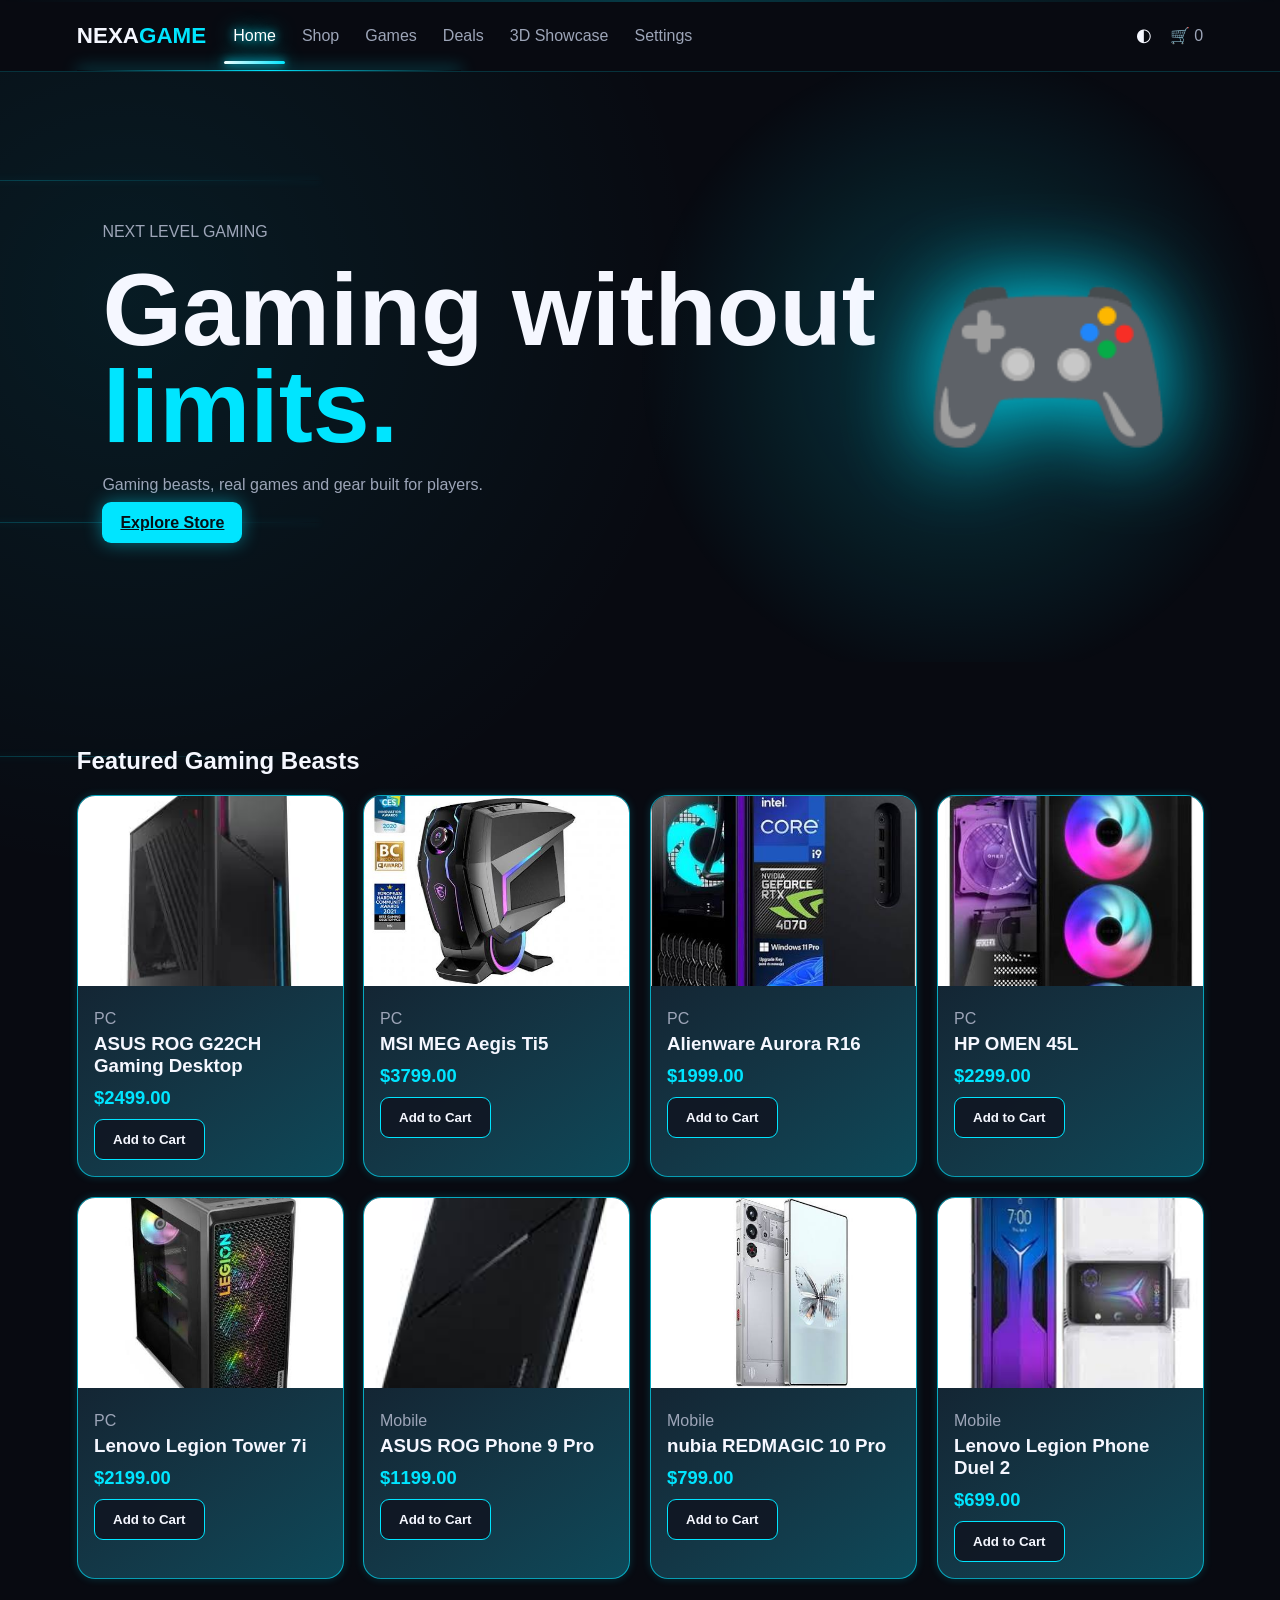
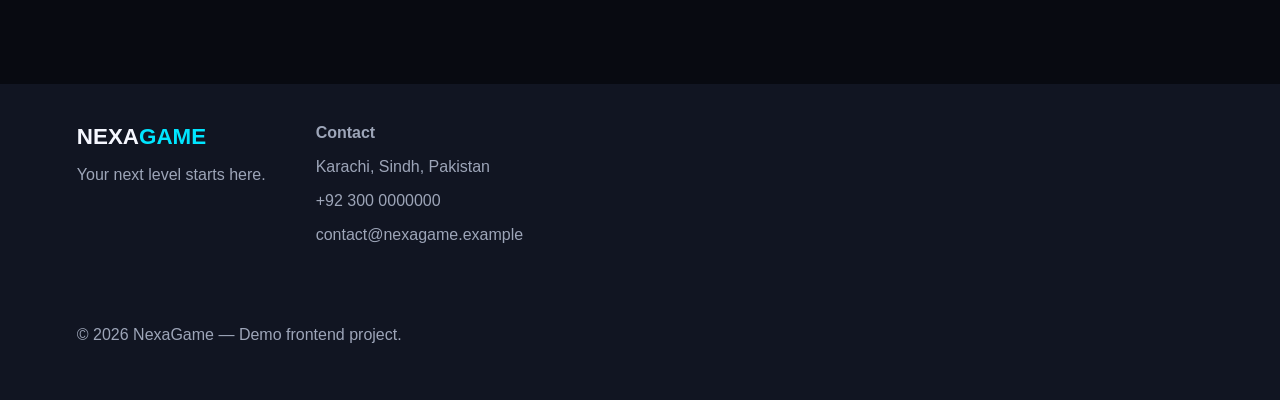
<file: index.html>
<!doctype html><html lang="en" data-theme="dark"><head><meta charset="utf-8"><meta name="viewport" content="width=device-width,initial-scale=1"><title>NexaGame</title><link rel="stylesheet" href="css/style.css"></head><body><div class="scanline"></div><div class="neon-lines"><i></i><i></i><i></i></div><header class="site-header"><a class="logo" href="index.html">NEXA<span>GAME</span></a><nav id="nav"><a href="index.html">Home</a><a href="products.html">Shop</a><a href="games.html">Games</a><a href="deals.html">Deals</a><a href="showcase.html">3D Showcase</a><a href="settings.html">Settings</a></nav><div class="actions"><button id="themeToggle">◐</button><a href="cart.html">🛒 <span id="cartCount">0</span></a><button class="hamburger" id="hamburger">☰</button></div></header><main><section class="hero"><div><p class="eyebrow">NEXT LEVEL GAMING</p><h1>Gaming without <span>limits.</span></h1><p>Gaming beasts, real games and gear built for players.</p><a class="btn" href="products.html">Explore Store</a></div><div class="hero-icon">🎮</div></section><section class="section"><h2>Featured Gaming Beasts</h2><div class="grid" id="featuredProducts"></div></section></main><footer><div><a class="logo" href="index.html">NEXA<span>GAME</span></a><p>Your next level starts here.</p></div><div><b>Contact</b><p>Karachi, Sindh, Pakistan</p><p>+92 300 0000000</p><p>contact@nexagame.example</p></div><p class="copyright">© 2026 NexaGame — Demo frontend project.</p></footer><script src="js/products.js"></script><script src="js/app.js"></script></body></html>
</file>
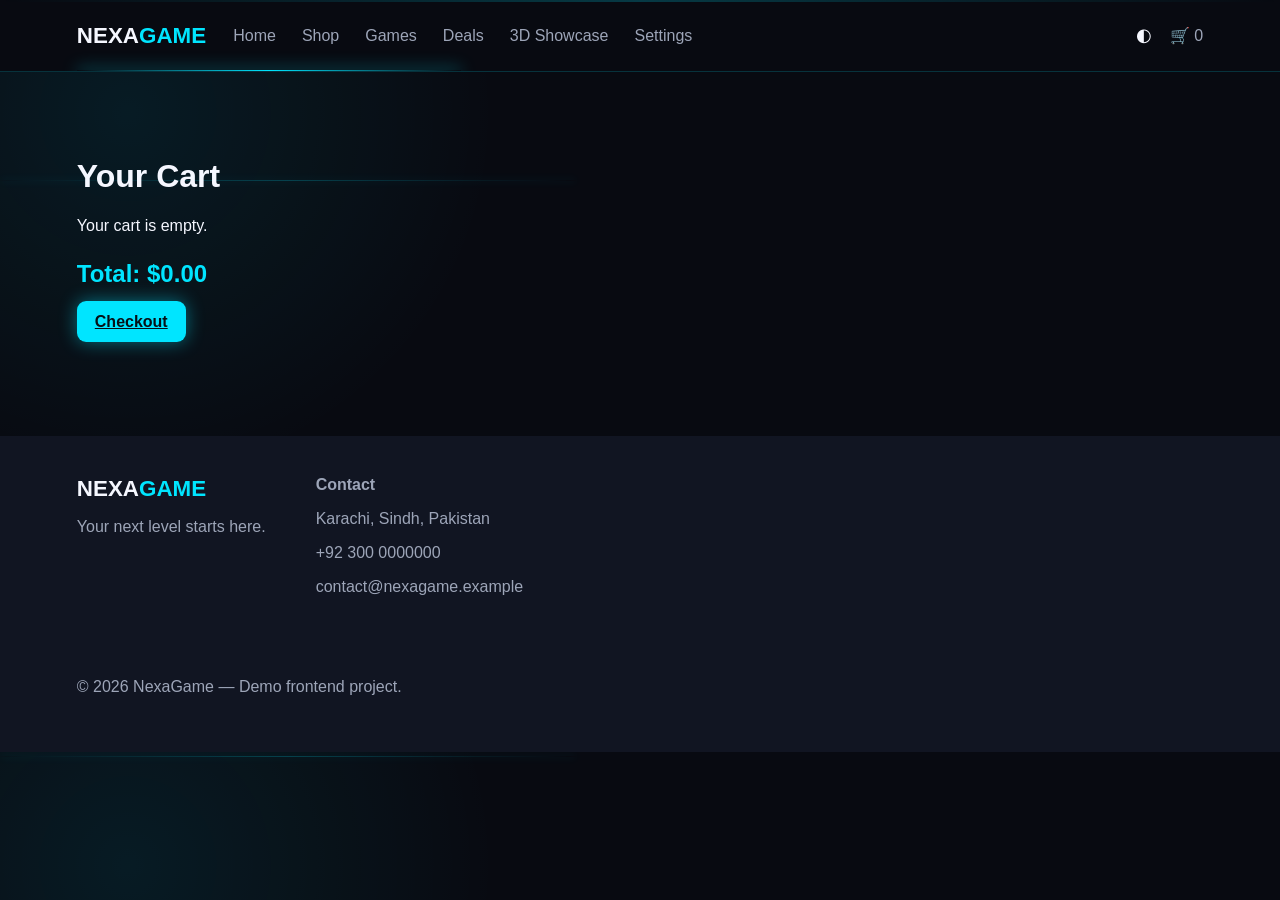
<file: cart.html>
<!doctype html><html lang="en" data-theme="dark"><head><meta charset="utf-8"><meta name="viewport" content="width=device-width,initial-scale=1"><title>Cart | NexaGame</title><link rel="stylesheet" href="css/style.css"></head><body><div class="scanline"></div><div class="neon-lines"><i></i><i></i><i></i></div><header class="site-header"><a class="logo" href="index.html">NEXA<span>GAME</span></a><nav id="nav"><a href="index.html">Home</a><a href="products.html">Shop</a><a href="games.html">Games</a><a href="deals.html">Deals</a><a href="showcase.html">3D Showcase</a><a href="settings.html">Settings</a></nav><div class="actions"><button id="themeToggle">◐</button><a href="cart.html">🛒 <span id="cartCount">0</span></a><button class="hamburger" id="hamburger">☰</button></div></header><main class="section"><h1>Your Cart</h1><div id="cartItems"></div><div class="total">Total: $<span id="cartTotal">0.00</span></div><a class="btn" href="checkout.html">Checkout</a></main><footer><div><a class="logo" href="index.html">NEXA<span>GAME</span></a><p>Your next level starts here.</p></div><div><b>Contact</b><p>Karachi, Sindh, Pakistan</p><p>+92 300 0000000</p><p>contact@nexagame.example</p></div><p class="copyright">© 2026 NexaGame — Demo frontend project.</p></footer><script src="js/products.js"></script><script src="js/app.js"></script></body></html>
</file>
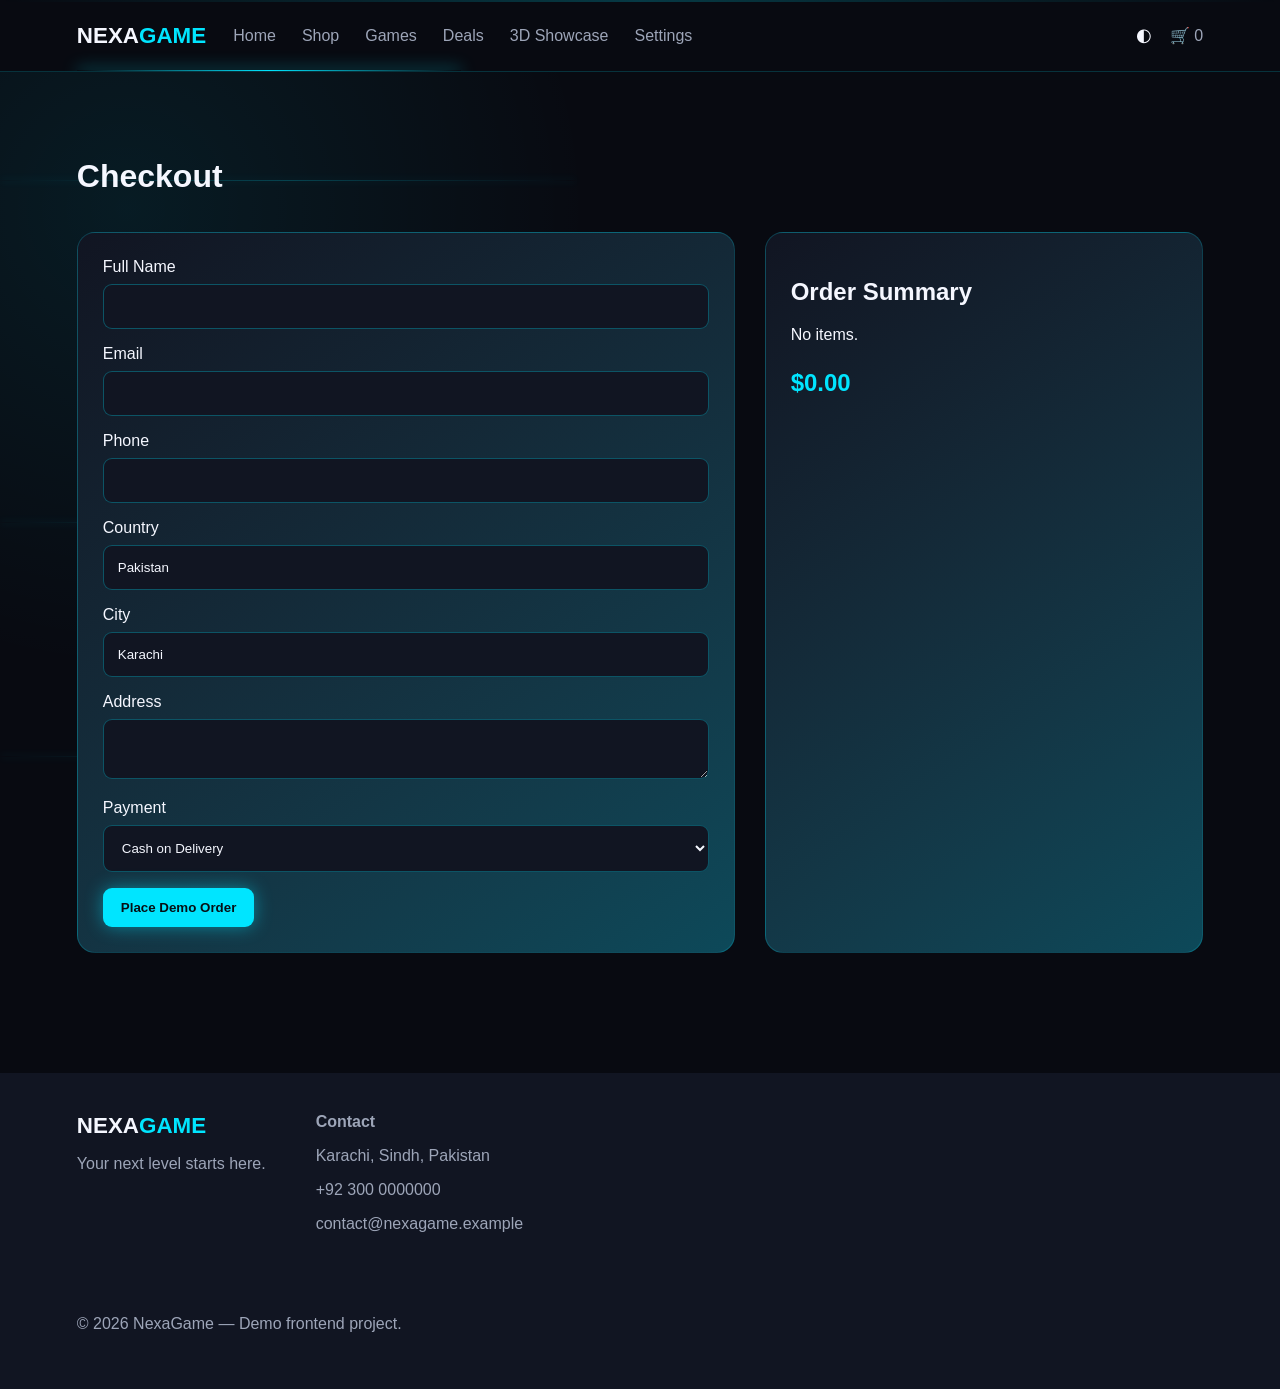
<file: checkout.html>
<!doctype html><html lang="en" data-theme="dark"><head><meta charset="utf-8"><meta name="viewport" content="width=device-width,initial-scale=1"><title>Checkout | NexaGame</title><link rel="stylesheet" href="css/style.css"></head><body><div class="scanline"></div><div class="neon-lines"><i></i><i></i><i></i></div><header class="site-header"><a class="logo" href="index.html">NEXA<span>GAME</span></a><nav id="nav"><a href="index.html">Home</a><a href="products.html">Shop</a><a href="games.html">Games</a><a href="deals.html">Deals</a><a href="showcase.html">3D Showcase</a><a href="settings.html">Settings</a></nav><div class="actions"><button id="themeToggle">◐</button><a href="cart.html">🛒 <span id="cartCount">0</span></a><button class="hamburger" id="hamburger">☰</button></div></header><main class="section checkout"><h1>Checkout</h1><div class="checkout-grid"><form id="checkoutForm" class="panel"><label>Full Name<input required></label><label>Email<input required type="email"></label><label>Phone<input required></label><label>Country<input required value="Pakistan"></label><label>City<input required value="Karachi"></label><label>Address<textarea required></textarea></label><label>Payment<select><option>Cash on Delivery</option><option>Card (Demo)</option><option>Bank Transfer (Demo)</option></select></label><button class="btn">Place Demo Order</button></form><aside class="panel"><h2>Order Summary</h2><div id="checkoutSummary"></div><div class="total">$<span id="checkoutTotal">0.00</span></div></aside></div></main><footer><div><a class="logo" href="index.html">NEXA<span>GAME</span></a><p>Your next level starts here.</p></div><div><b>Contact</b><p>Karachi, Sindh, Pakistan</p><p>+92 300 0000000</p><p>contact@nexagame.example</p></div><p class="copyright">© 2026 NexaGame — Demo frontend project.</p></footer><script src="js/products.js"></script><script src="js/app.js"></script></body></html>
</file>
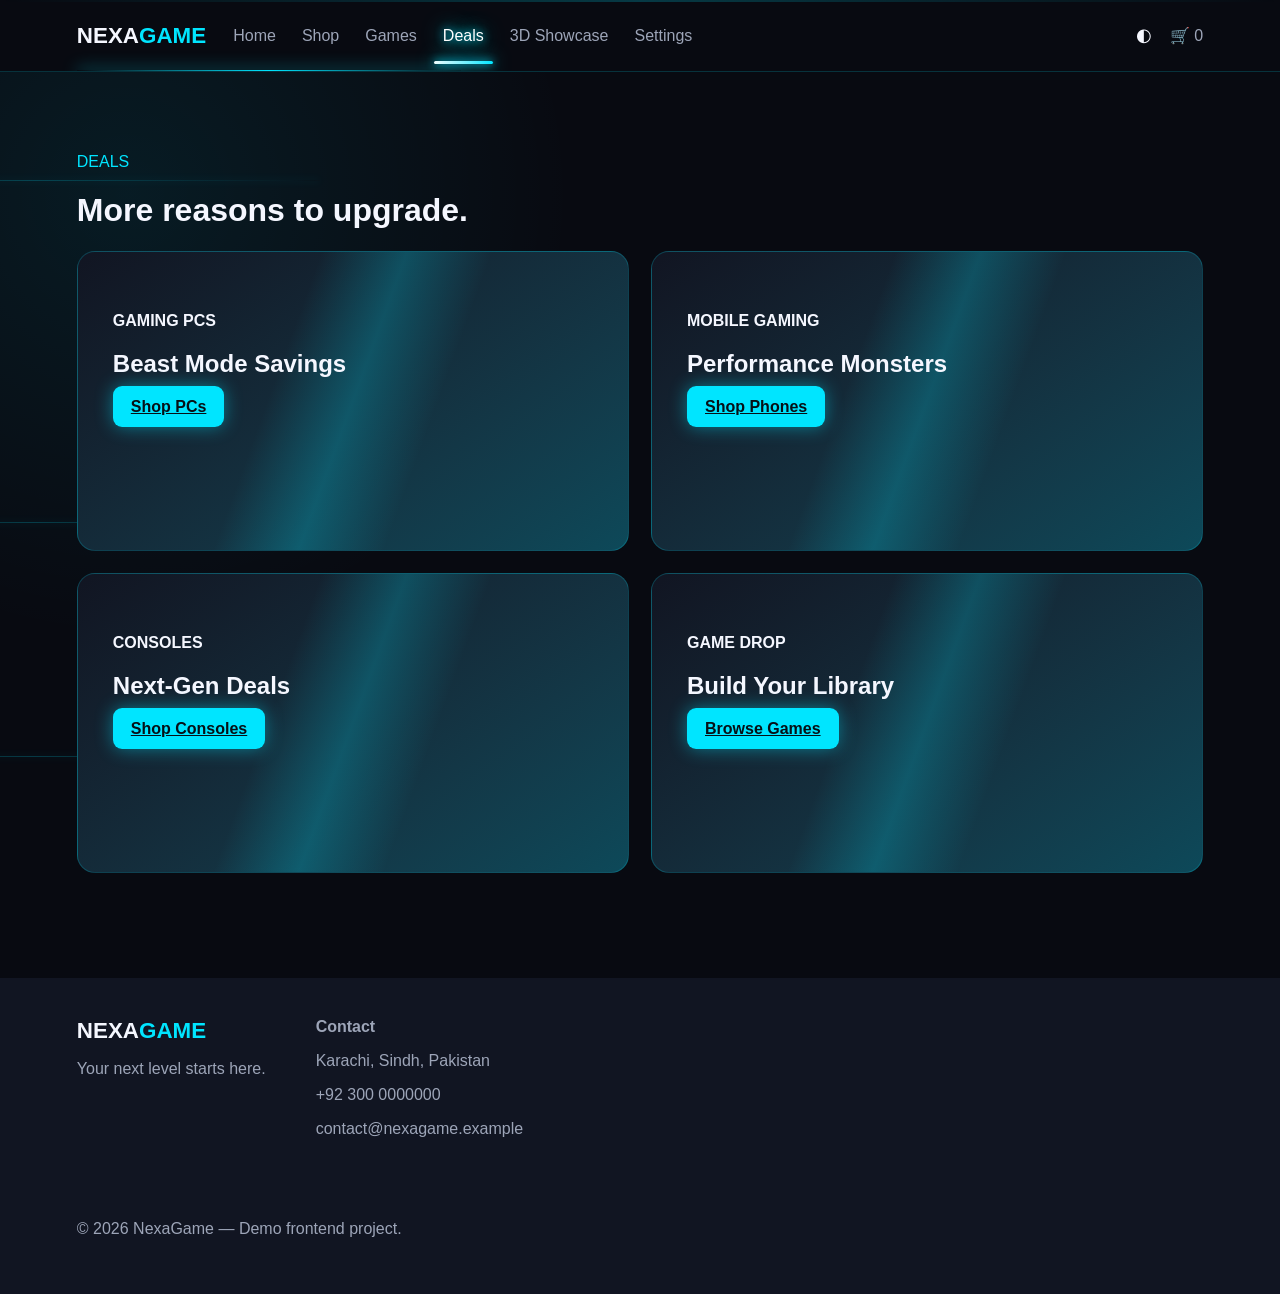
<file: deals.html>
<!doctype html><html lang="en" data-theme="dark"><head><meta charset="utf-8"><meta name="viewport" content="width=device-width,initial-scale=1"><title>Deals | NexaGame</title><link rel="stylesheet" href="css/style.css"></head><body><div class="scanline"></div><div class="neon-lines"><i></i><i></i><i></i></div><header class="site-header"><a class="logo" href="index.html">NEXA<span>GAME</span></a><nav id="nav"><a href="index.html">Home</a><a href="products.html">Shop</a><a href="games.html">Games</a><a href="deals.html">Deals</a><a href="showcase.html">3D Showcase</a><a href="settings.html">Settings</a></nav><div class="actions"><button id="themeToggle">◐</button><a href="cart.html">🛒 <span id="cartCount">0</span></a><button class="hamburger" id="hamburger">☰</button></div></header><main class="section"><p class="eyebrow">DEALS</p><h1>More reasons to upgrade.</h1><div class="deals"><article><b>GAMING PCS</b><h2>Beast Mode Savings</h2><a class="btn" href="products.html?category=PC">Shop PCs</a></article><article><b>MOBILE GAMING</b><h2>Performance Monsters</h2><a class="btn" href="products.html?category=Mobile">Shop Phones</a></article><article><b>CONSOLES</b><h2>Next-Gen Deals</h2><a class="btn" href="products.html?category=Console">Shop Consoles</a></article><article><b>GAME DROP</b><h2>Build Your Library</h2><a class="btn" href="games.html">Browse Games</a></article></div></main><footer><div><a class="logo" href="index.html">NEXA<span>GAME</span></a><p>Your next level starts here.</p></div><div><b>Contact</b><p>Karachi, Sindh, Pakistan</p><p>+92 300 0000000</p><p>contact@nexagame.example</p></div><p class="copyright">© 2026 NexaGame — Demo frontend project.</p></footer><script src="js/products.js"></script><script src="js/app.js"></script></body></html>
</file>
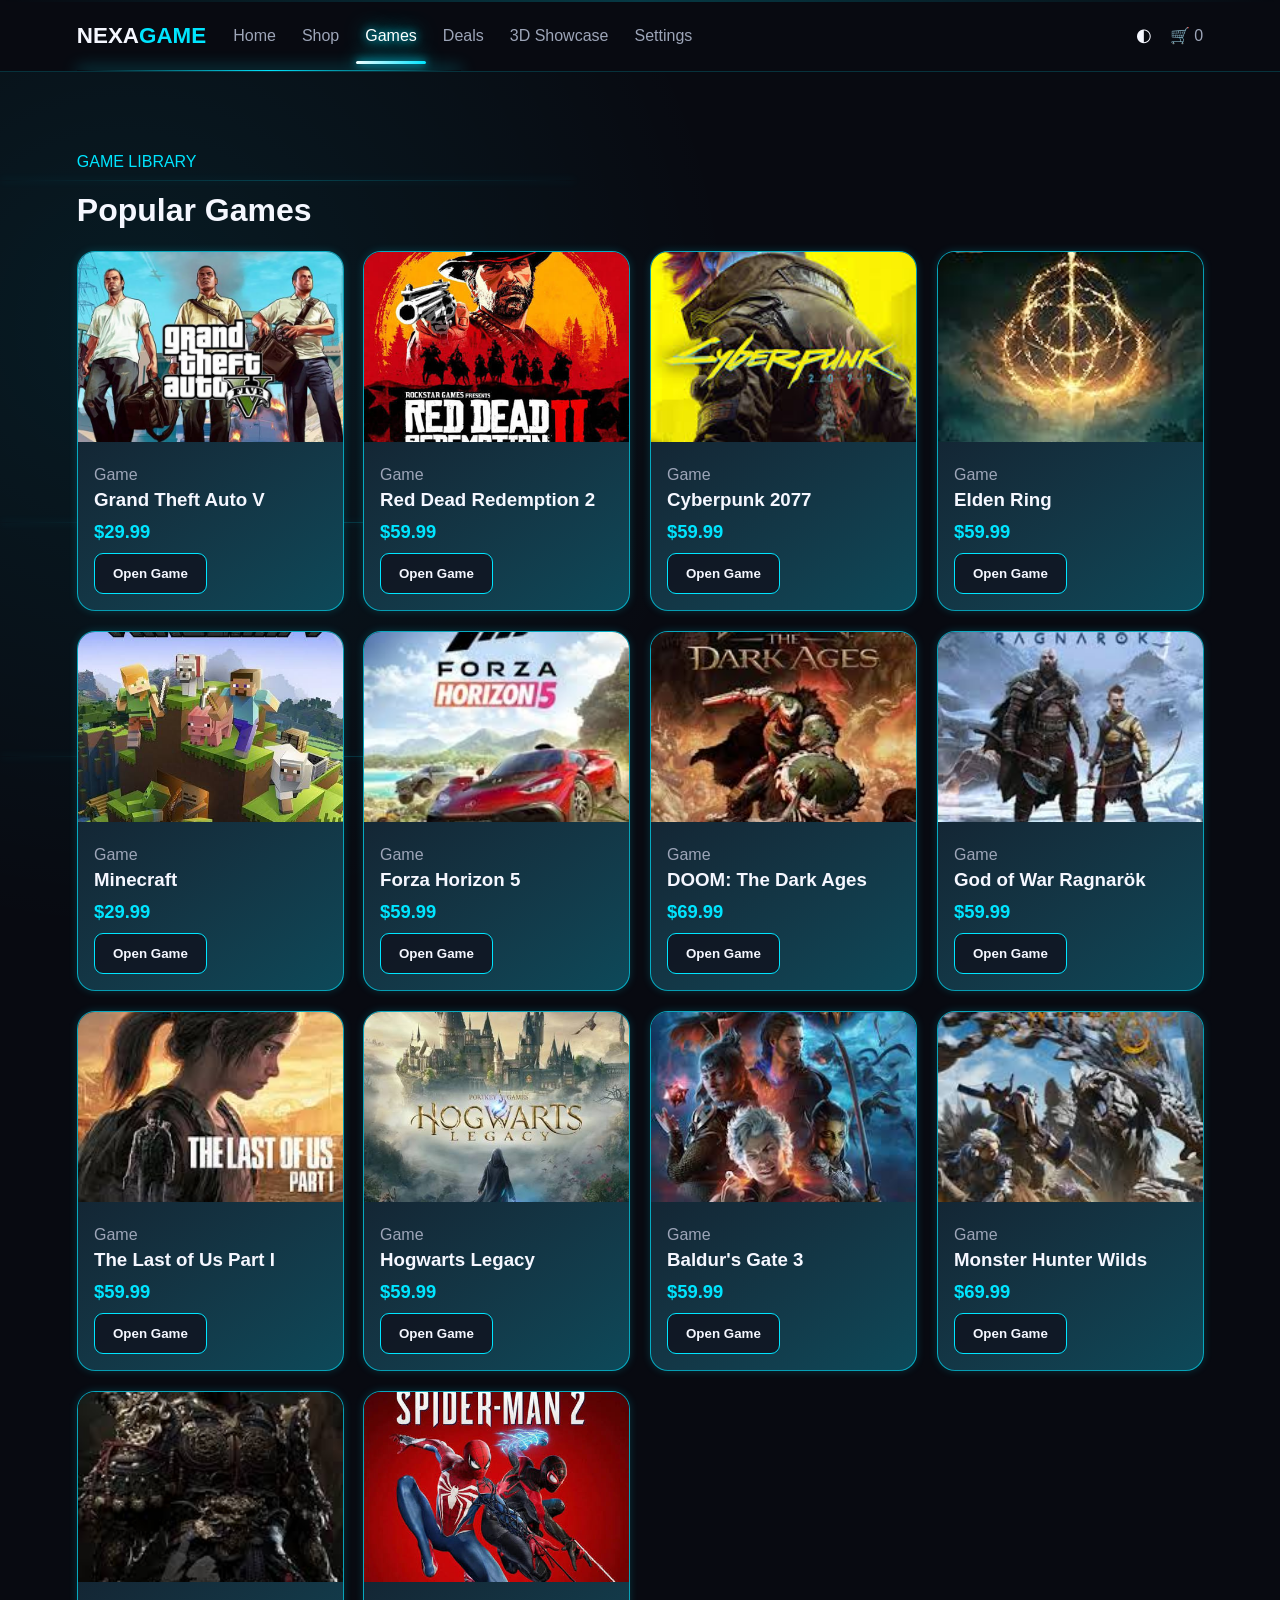
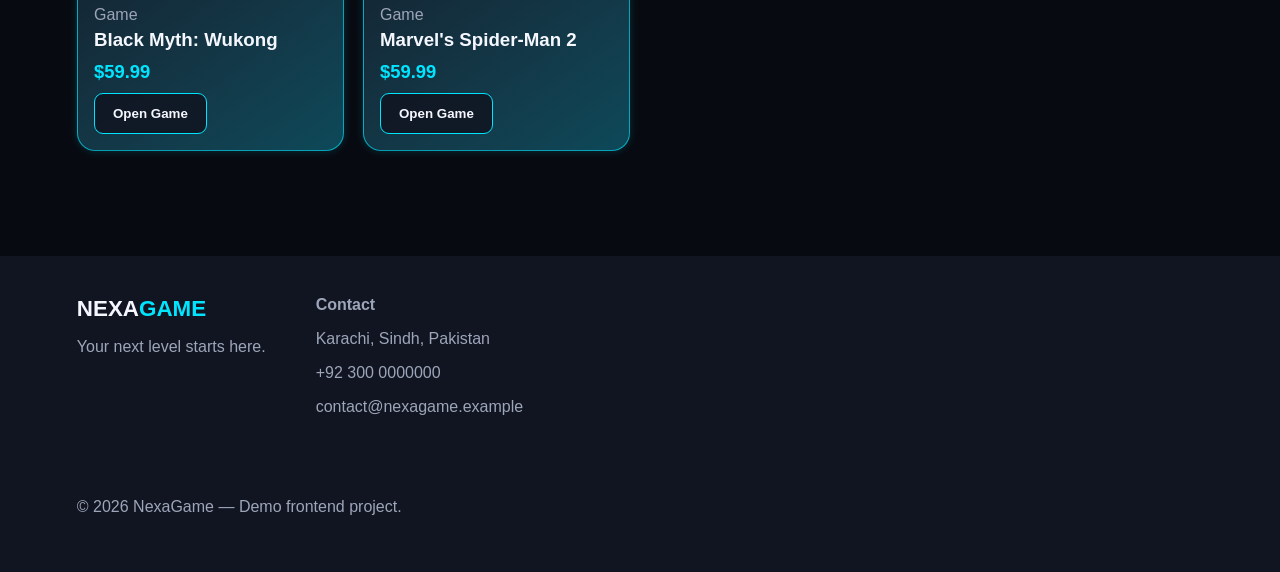
<file: games.html>
<!doctype html><html lang="en" data-theme="dark"><head><meta charset="utf-8"><meta name="viewport" content="width=device-width,initial-scale=1"><title>Games | NexaGame</title><link rel="stylesheet" href="css/style.css"></head><body><div class="scanline"></div><div class="neon-lines"><i></i><i></i><i></i></div><header class="site-header"><a class="logo" href="index.html">NEXA<span>GAME</span></a><nav id="nav"><a href="index.html">Home</a><a href="products.html">Shop</a><a href="games.html">Games</a><a href="deals.html">Deals</a><a href="showcase.html">3D Showcase</a><a href="settings.html">Settings</a></nav><div class="actions"><button id="themeToggle">◐</button><a href="cart.html">🛒 <span id="cartCount">0</span></a><button class="hamburger" id="hamburger">☰</button></div></header><main class="section"><p class="eyebrow">GAME LIBRARY</p><h1>Popular Games</h1><div class="grid" id="gameGrid"></div></main><footer><div><a class="logo" href="index.html">NEXA<span>GAME</span></a><p>Your next level starts here.</p></div><div><b>Contact</b><p>Karachi, Sindh, Pakistan</p><p>+92 300 0000000</p><p>contact@nexagame.example</p></div><p class="copyright">© 2026 NexaGame — Demo frontend project.</p></footer><script src="js/products.js"></script><script src="js/app.js"></script></body></html>
</file>
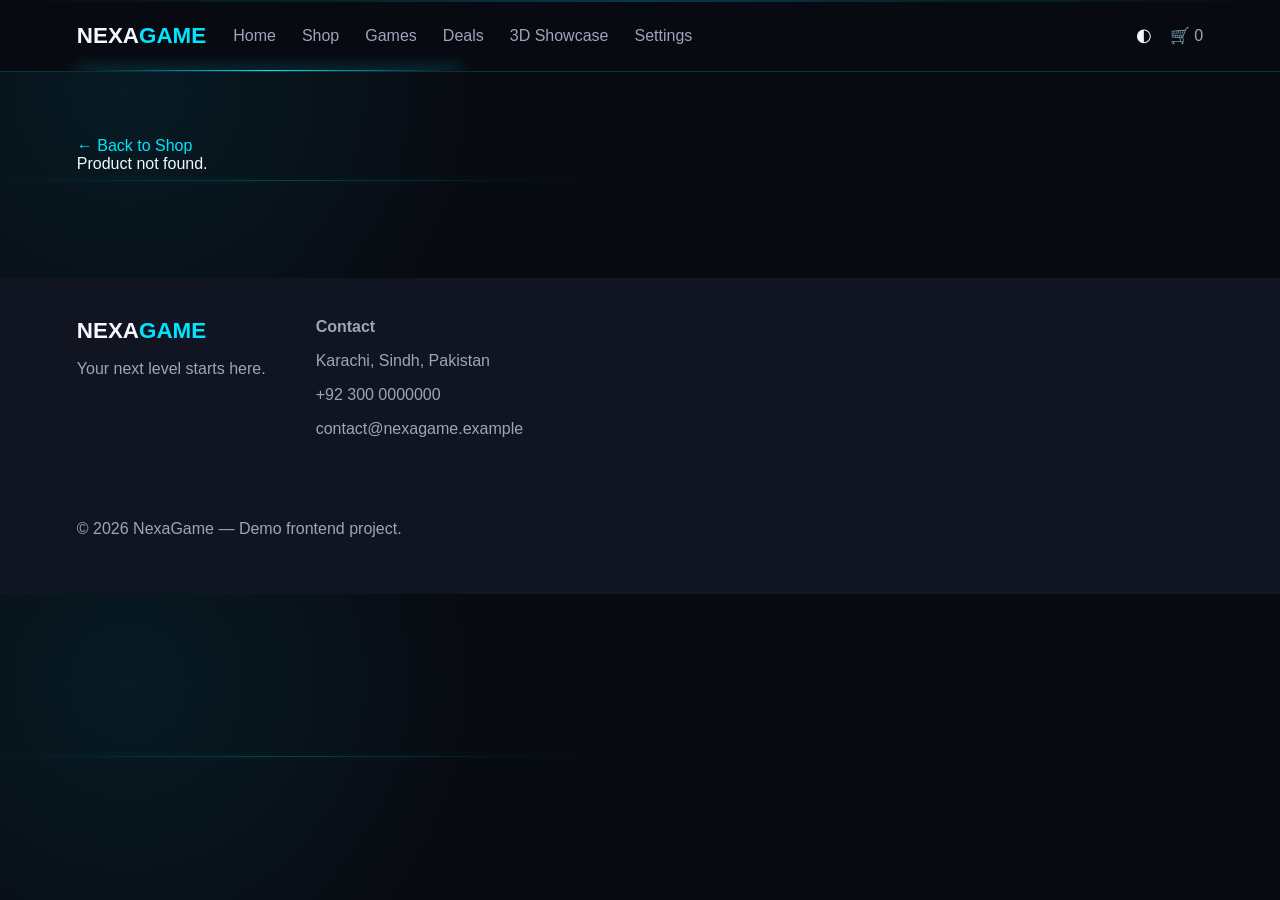
<file: product-details.html>
<!doctype html><html lang="en" data-theme="dark"><head><meta charset="utf-8"><meta name="viewport" content="width=device-width,initial-scale=1"><title>Product Details | NexaGame</title><link rel="stylesheet" href="css/style.css"></head><body><div class="scanline"></div><div class="neon-lines"><i></i><i></i><i></i></div><header class="site-header"><a class="logo" href="index.html">NEXA<span>GAME</span></a><nav id="nav"><a href="index.html">Home</a><a href="products.html">Shop</a><a href="games.html">Games</a><a href="deals.html">Deals</a><a href="showcase.html">3D Showcase</a><a href="settings.html">Settings</a></nav><div class="actions"><button id="themeToggle">◐</button><a href="cart.html">🛒 <span id="cartCount">0</span></a><button class="hamburger" id="hamburger">☰</button></div></header><main class="section"><a href="products.html" class="back">← Back to Shop</a><div id="detailView" class="detail"></div></main><footer><div><a class="logo" href="index.html">NEXA<span>GAME</span></a><p>Your next level starts here.</p></div><div><b>Contact</b><p>Karachi, Sindh, Pakistan</p><p>+92 300 0000000</p><p>contact@nexagame.example</p></div><p class="copyright">© 2026 NexaGame — Demo frontend project.</p></footer><script src="js/products.js"></script><script src="js/app.js"></script></body></html>
</file>
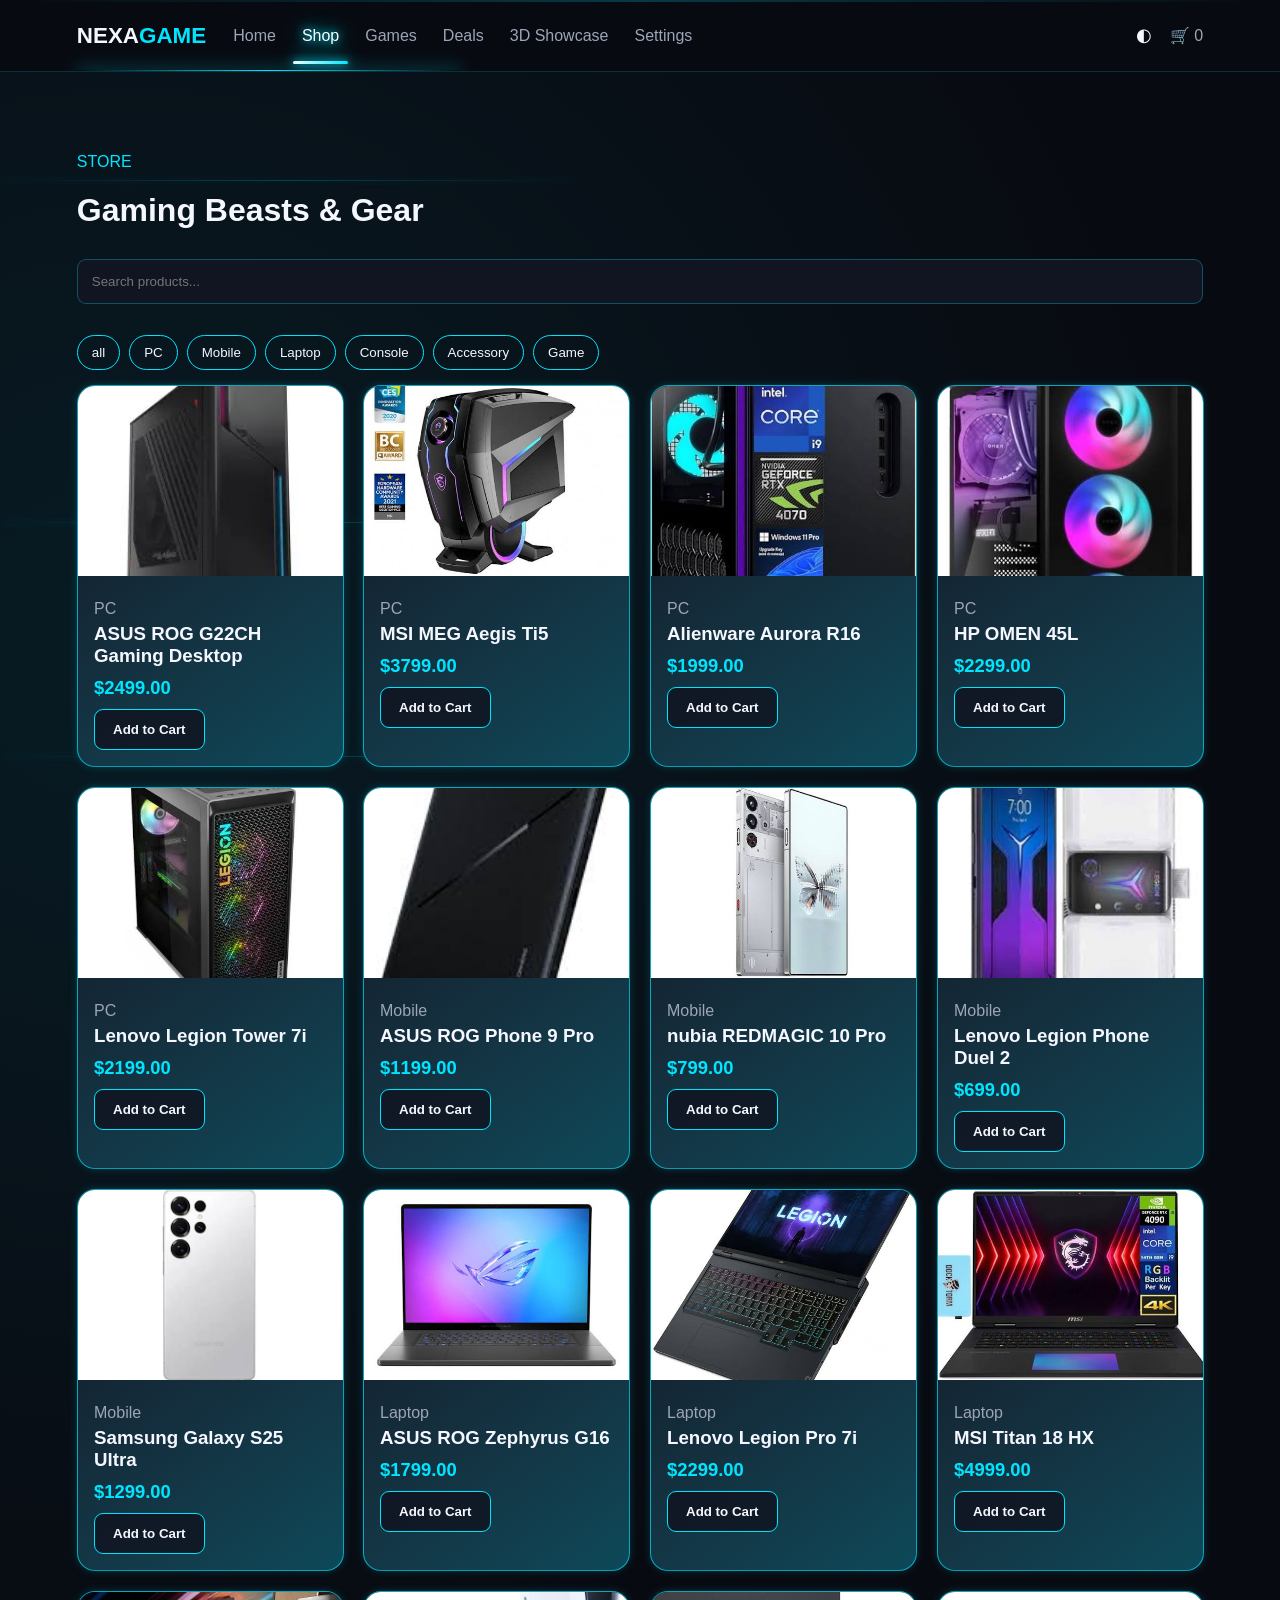
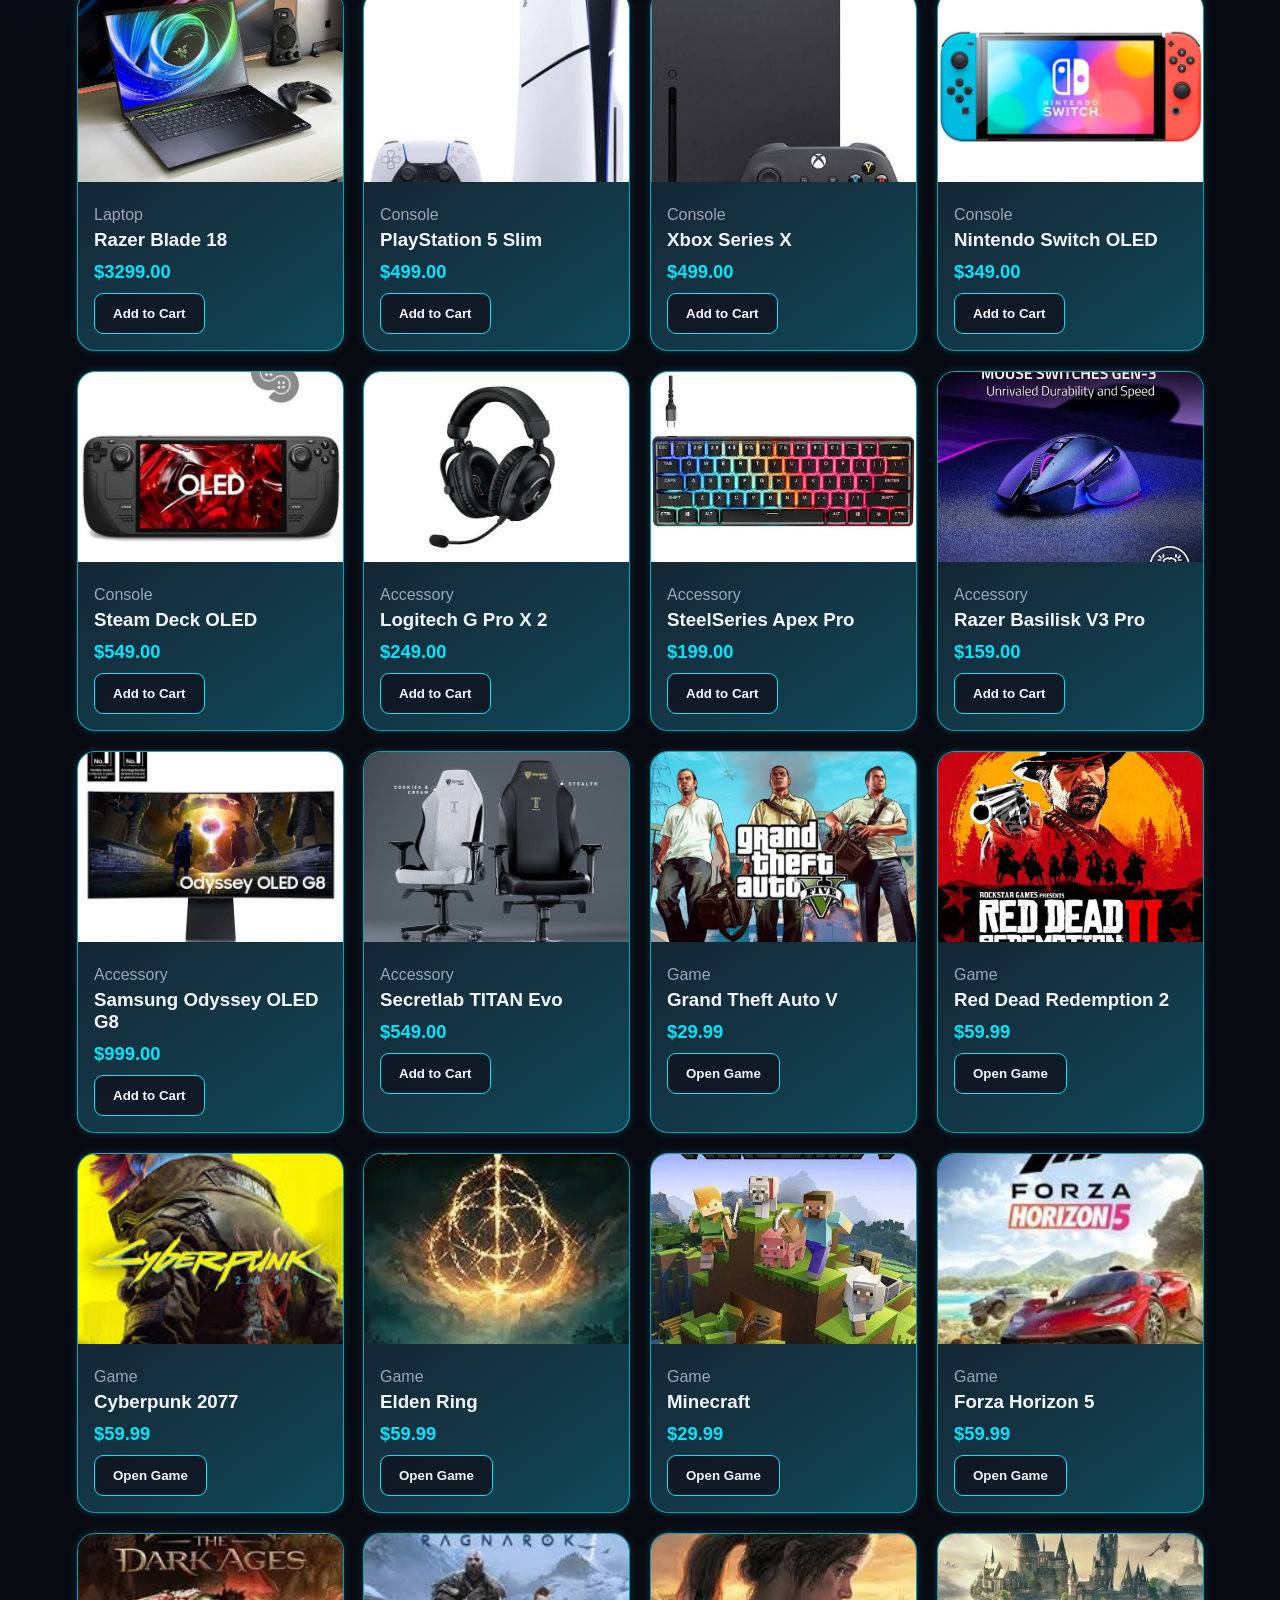
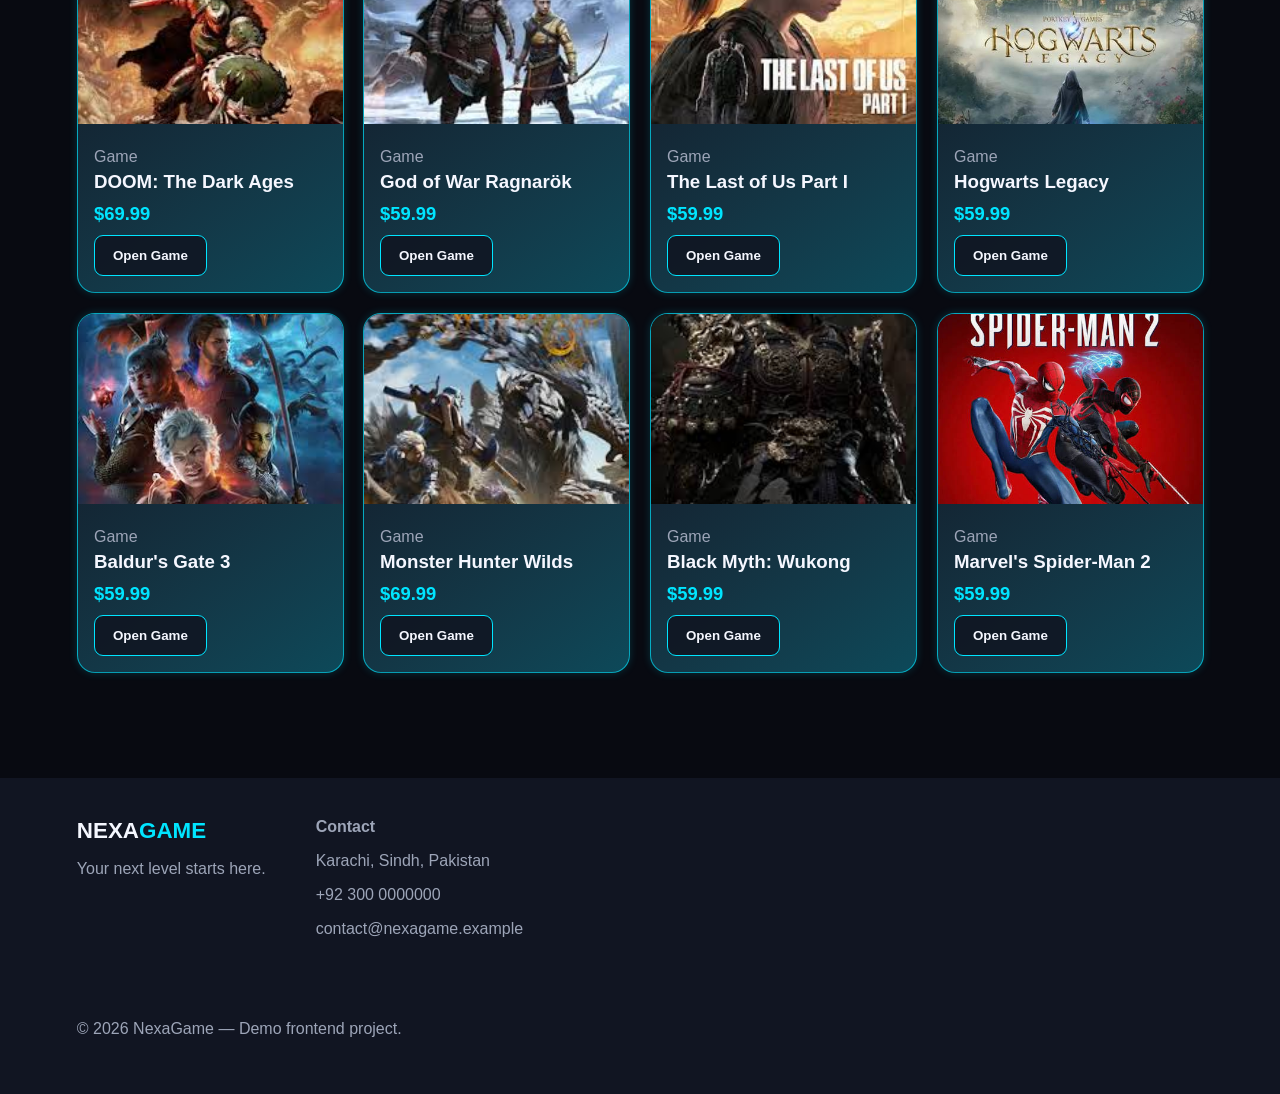
<file: products.html>
<!doctype html><html lang="en" data-theme="dark"><head><meta charset="utf-8"><meta name="viewport" content="width=device-width,initial-scale=1"><title>Shop | NexaGame</title><link rel="stylesheet" href="css/style.css"></head><body><div class="scanline"></div><div class="neon-lines"><i></i><i></i><i></i></div><header class="site-header"><a class="logo" href="index.html">NEXA<span>GAME</span></a><nav id="nav"><a href="index.html">Home</a><a href="products.html">Shop</a><a href="games.html">Games</a><a href="deals.html">Deals</a><a href="showcase.html">3D Showcase</a><a href="settings.html">Settings</a></nav><div class="actions"><button id="themeToggle">◐</button><a href="cart.html">🛒 <span id="cartCount">0</span></a><button class="hamburger" id="hamburger">☰</button></div></header><main class="section"><p class="eyebrow">STORE</p><h1>Gaming Beasts & Gear</h1><input id="search" placeholder="Search products..."><div class="filters"><button type="button" data-filter="all">all</button><button type="button" data-filter="PC">PC</button><button type="button" data-filter="Mobile">Mobile</button><button type="button" data-filter="Laptop">Laptop</button><button type="button" data-filter="Console">Console</button><button type="button" data-filter="Accessory">Accessory</button><button type="button" data-filter="Game">Game</button></div><div class="grid" id="productGrid"></div></main><footer><div><a class="logo" href="index.html">NEXA<span>GAME</span></a><p>Your next level starts here.</p></div><div><b>Contact</b><p>Karachi, Sindh, Pakistan</p><p>+92 300 0000000</p><p>contact@nexagame.example</p></div><p class="copyright">© 2026 NexaGame — Demo frontend project.</p></footer><script src="js/products.js"></script><script src="js/app.js"></script></body></html>
</file>
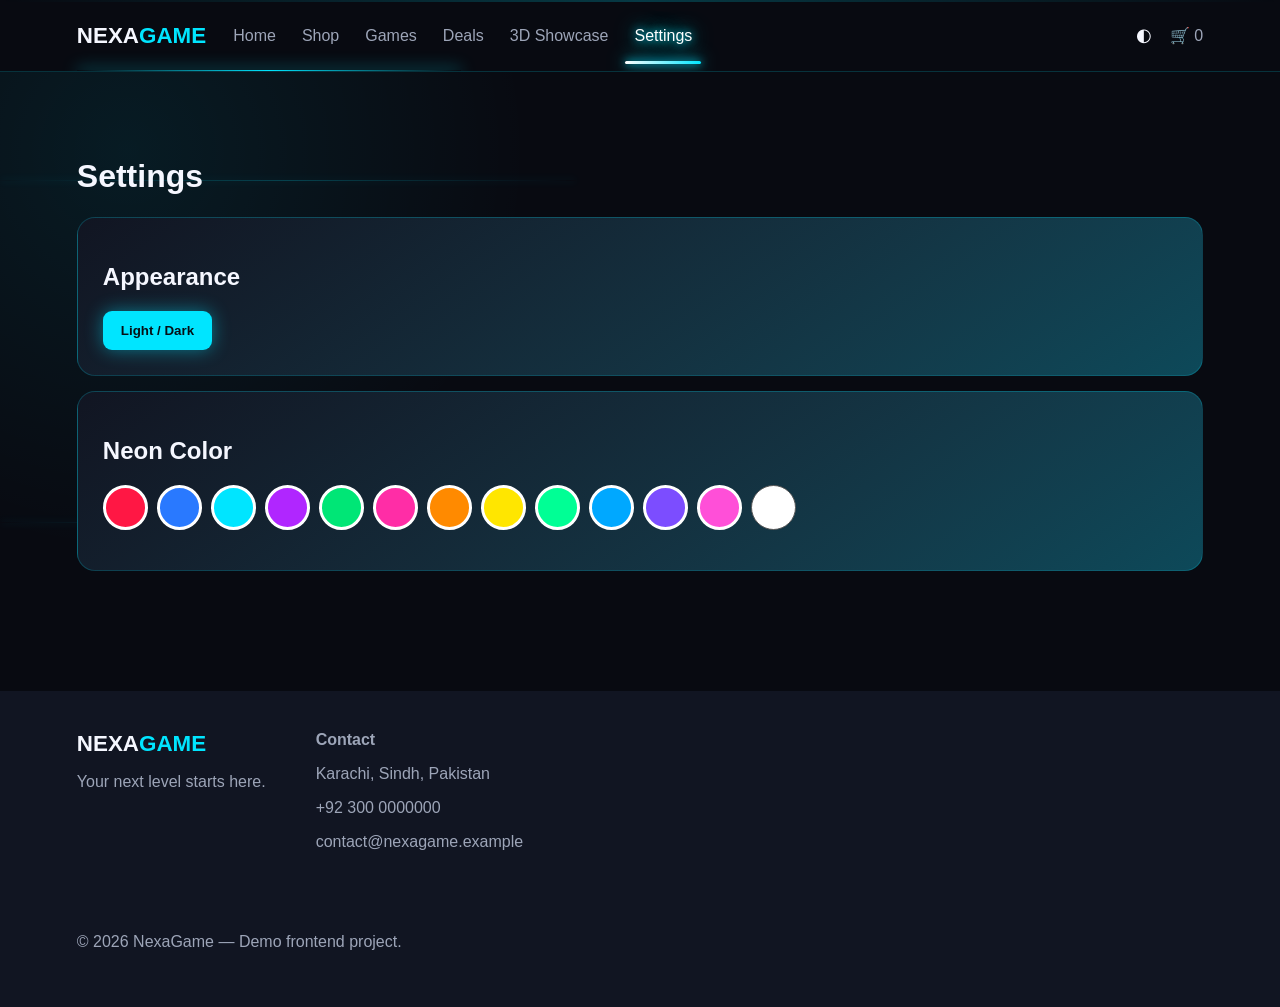
<file: settings.html>
<!doctype html><html lang="en" data-theme="dark"><head><meta charset="utf-8"><meta name="viewport" content="width=device-width,initial-scale=1"><title>Settings | NexaGame</title><link rel="stylesheet" href="css/style.css"></head><body><div class="scanline"></div><div class="neon-lines"><i></i><i></i><i></i></div><header class="site-header"><a class="logo" href="index.html">NEXA<span>GAME</span></a><nav id="nav"><a href="index.html">Home</a><a href="products.html">Shop</a><a href="games.html">Games</a><a href="deals.html">Deals</a><a href="showcase.html">3D Showcase</a><a href="settings.html">Settings</a></nav><div class="actions"><button id="themeToggle">◐</button><a href="cart.html">🛒 <span id="cartCount">0</span></a><button class="hamburger" id="hamburger">☰</button></div></header><main class="section"><h1>Settings</h1><section class="panel"><h2>Appearance</h2><button class="btn" id="themeToggle">Light / Dark</button></section><section class="panel"><h2>Neon Color</h2><div class="colors"><button class="red" data-color="#ff1744"></button><button class="blue" data-color="#2979ff"></button><button class="cyan" data-color="#00e5ff"></button><button class="purple" data-color="#b026ff"></button><button class="green" data-color="#00e676"></button><button class="pink" data-color="#ff2da6"></button><button style="background:#ff8a00" data-color="#ff8a00"></button><button style="background:#ffe600" data-color="#ffe600"></button><button style="background:#00ff95" data-color="#00ff95"></button><button style="background:#00a8ff" data-color="#00a8ff"></button><button style="background:#7c4dff" data-color="#7c4dff"></button><button style="background:#ff4fd8" data-color="#ff4fd8"></button><button style="background:#ffffff;border:1px solid #555" data-color="#ffffff"></button></div></section></main><footer><div><a class="logo" href="index.html">NEXA<span>GAME</span></a><p>Your next level starts here.</p></div><div><b>Contact</b><p>Karachi, Sindh, Pakistan</p><p>+92 300 0000000</p><p>contact@nexagame.example</p></div><p class="copyright">© 2026 NexaGame — Demo frontend project.</p></footer><script src="js/products.js"></script><script src="js/app.js"></script></body></html>
</file>
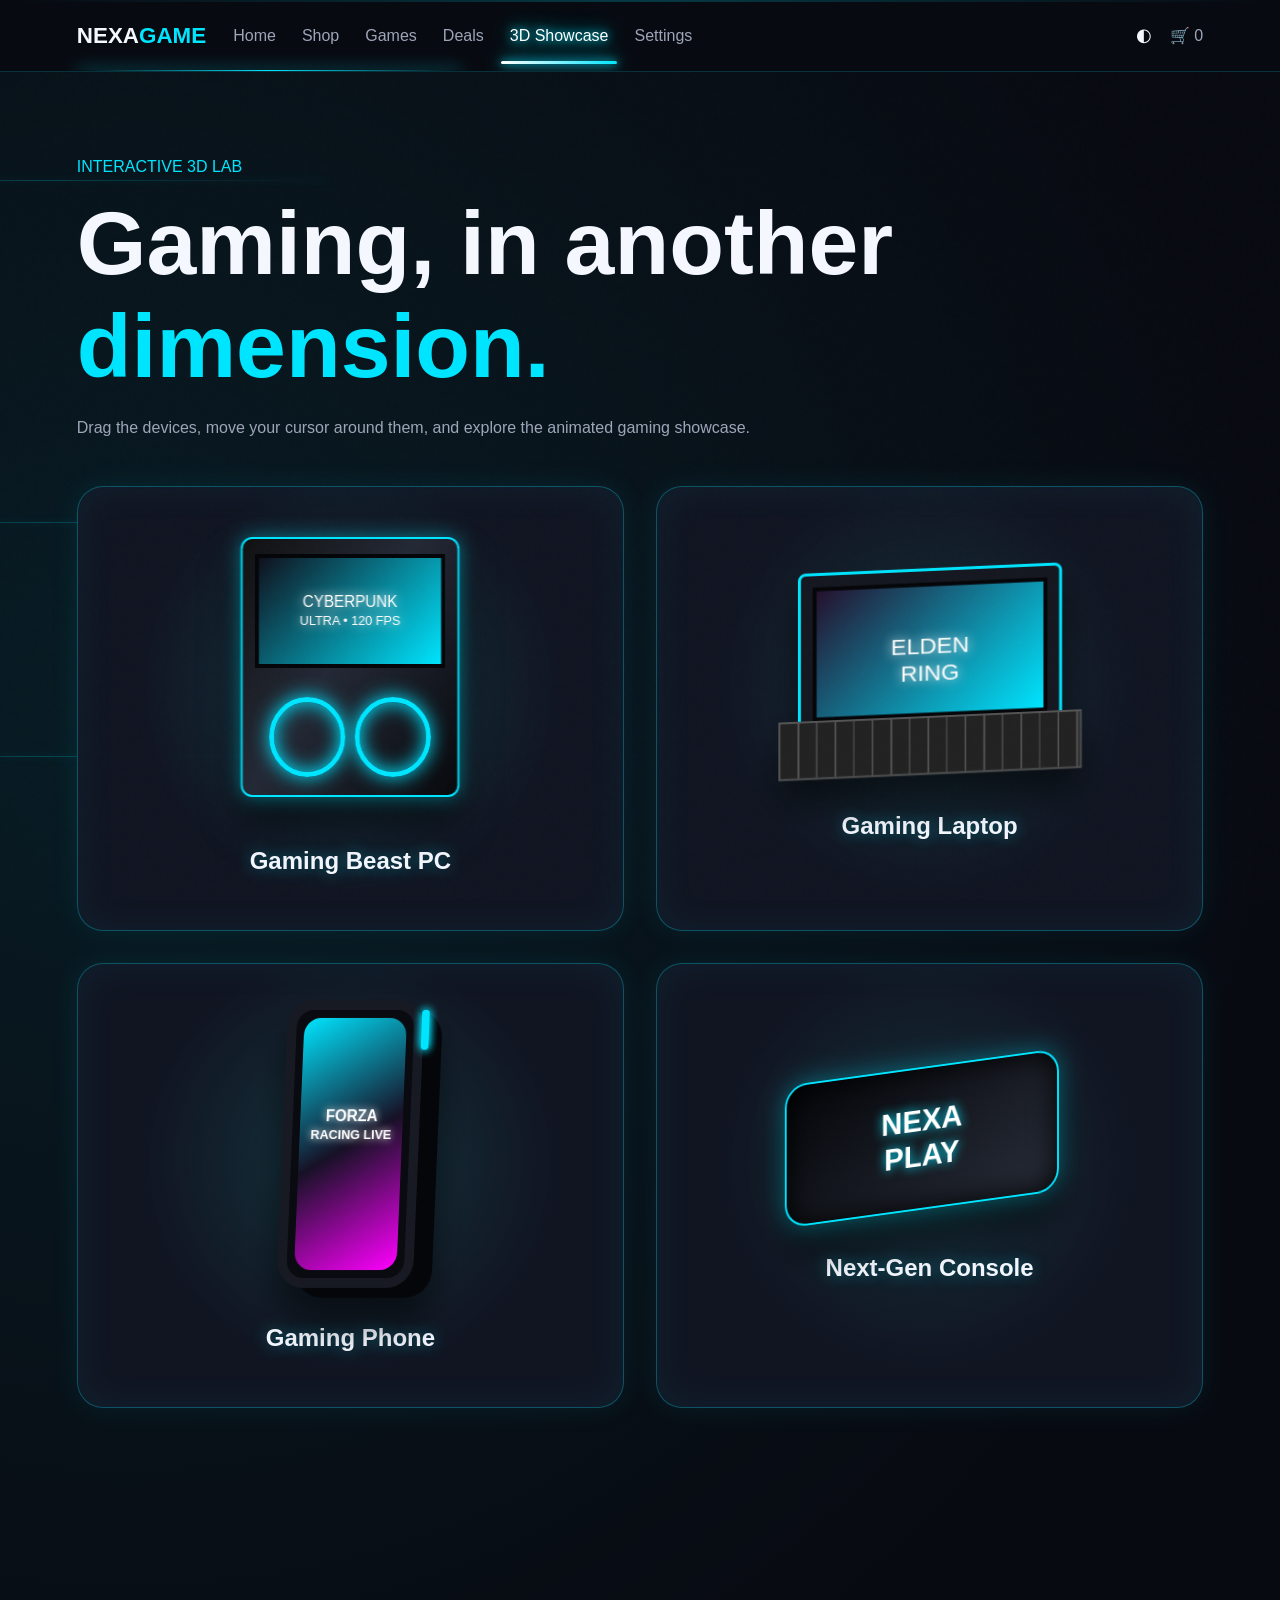
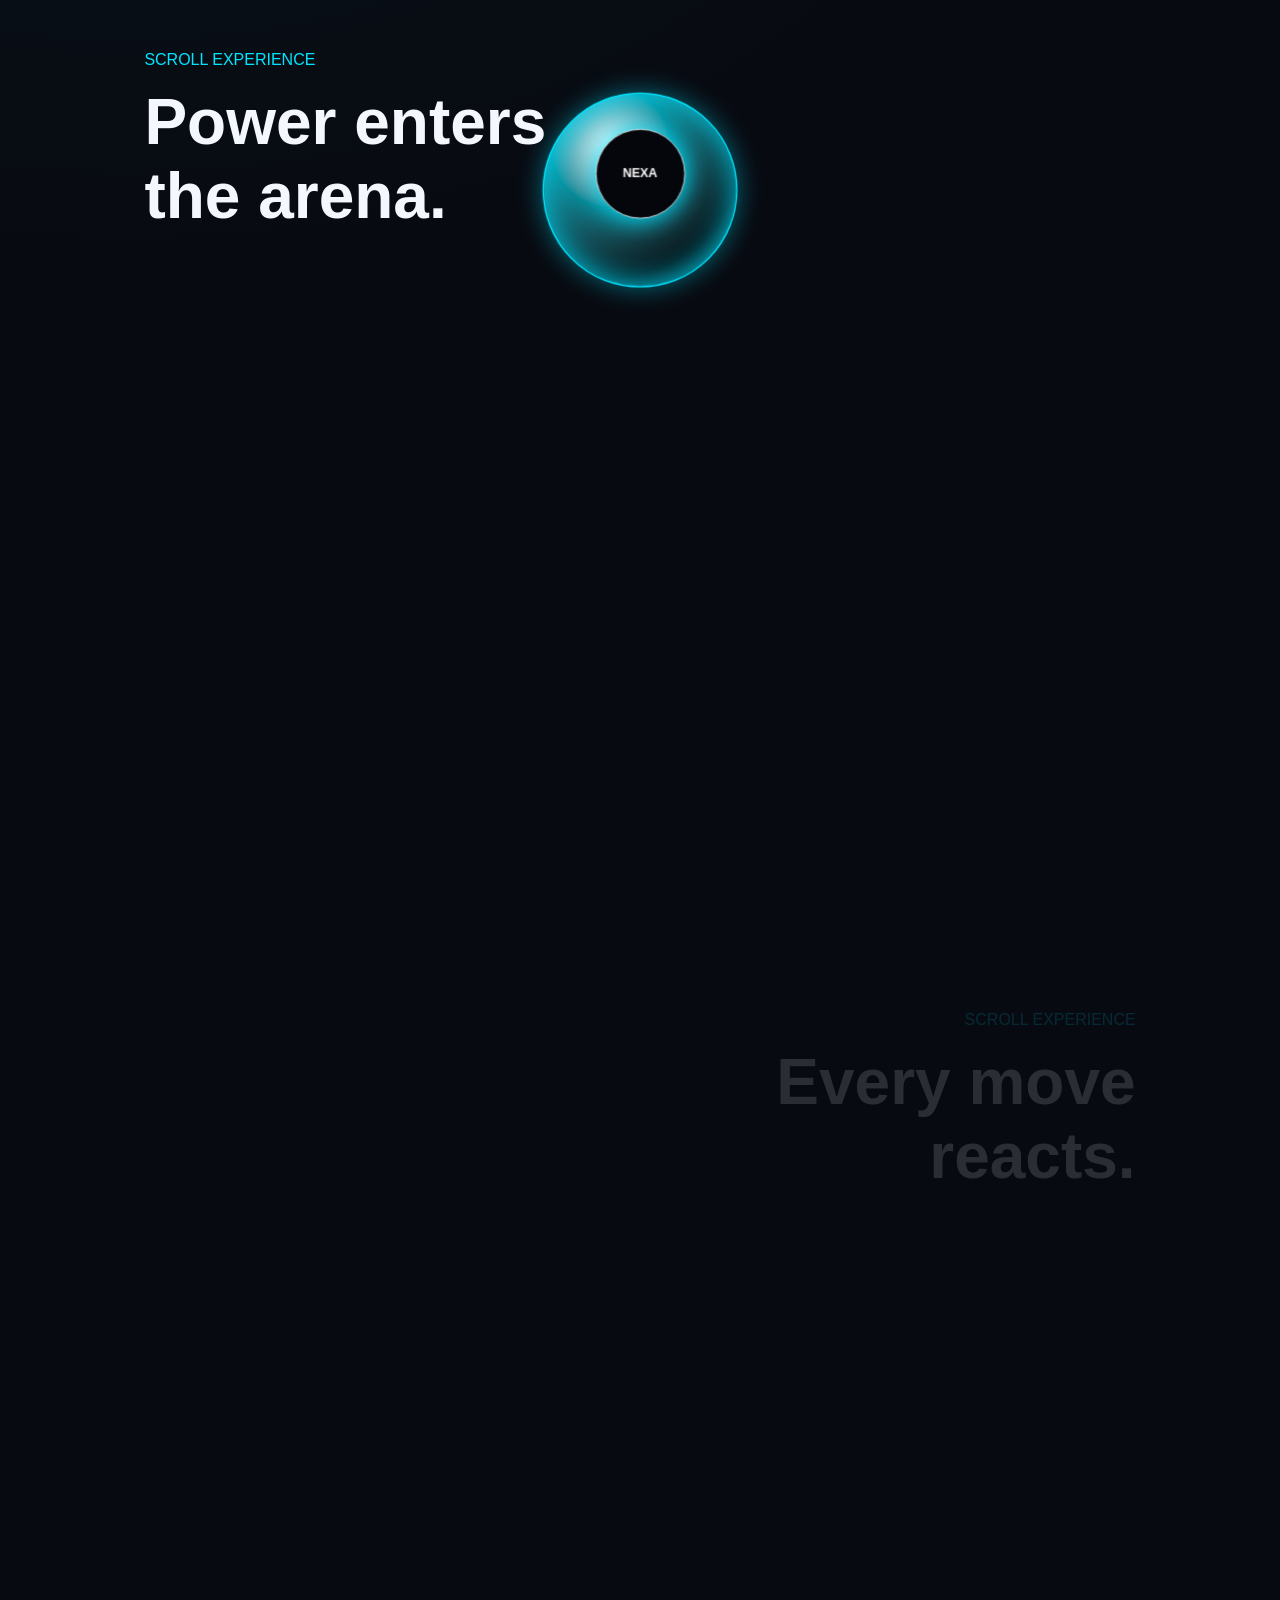
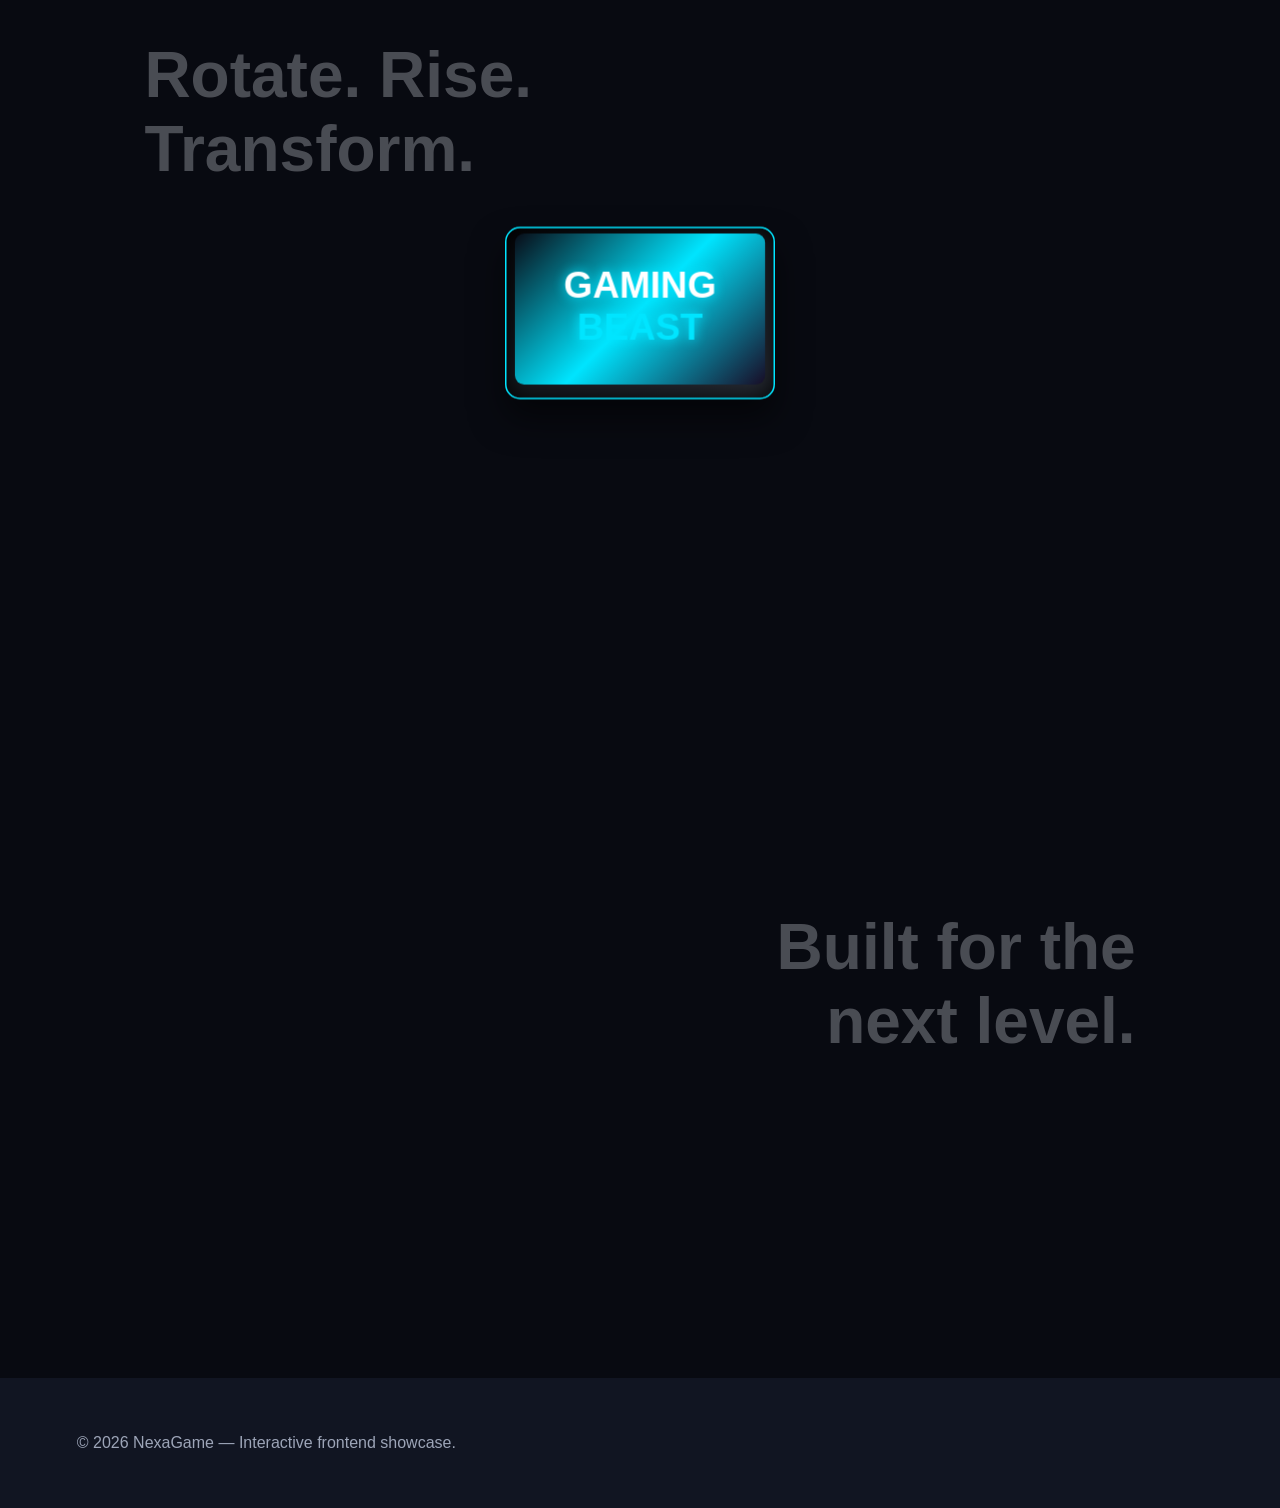
<file: showcase.html>
<!doctype html><html lang="en" data-theme="dark"><head><meta charset="utf-8"><meta name="viewport" content="width=device-width,initial-scale=1"><title>3D Showcase | NexaGame</title><link rel="stylesheet" href="css/style.css"></head><body><div class="noise"></div><div class="particle-field" id="particles"></div><div class="scanline"></div><div class="neon-lines"><i></i><i></i><i></i></div><header class="site-header"><a class="logo" href="index.html">NEXA<span>GAME</span></a><nav id="nav"><a href="index.html">Home</a><a href="products.html">Shop</a><a href="games.html">Games</a><a href="deals.html">Deals</a><a href="showcase.html">3D Showcase</a><a href="settings.html">Settings</a></nav><div class="actions"><button id="themeToggle">◐</button><a href="cart.html">🛒 <span id="cartCount">0</span></a><button class="hamburger" id="hamburger">☰</button></div></header><main class="showcase"><p class="eyebrow">INTERACTIVE 3D LAB</p><h1>Gaming, in another <span>dimension.</span></h1><p class="muted">Drag the devices, move your cursor around them, and explore the animated gaming showcase.</p><div class="showcase-grid"><article class="scene"><div class="device pc3d"><div class="screen">CYBERPUNK<br><small>ULTRA • 120 FPS</small></div><div class="rgb r1"></div><div class="rgb r2"></div><div class="tower"></div></div><h2>Gaming Beast PC</h2></article><article class="scene"><div class="device laptop3d"><div class="lid"><div class="screen">ELDEN<br>RING</div></div><div class="keyboard"></div></div><h2>Gaming Laptop</h2></article><article class="scene"><div class="device phone3d"><div class="phone-screen">FORZA<br><small>RACING LIVE</small></div><i></i><i></i></div><h2>Gaming Phone</h2></article><article class="scene"><div class="device console3d"><div class="console-mark">NEXA<br>PLAY</div></div><h2>Next-Gen Console</h2></article></div><section class="scroll-stage" id="scrollStage"><div class="scroll-copy one"><p class="eyebrow">SCROLL EXPERIENCE</p><h2>Power enters the arena.</h2></div><div class="scroll-orb" id="scrollOrb"><div class="orb-core">NEXA</div></div><div class="scroll-copy two"><p class="eyebrow">SCROLL EXPERIENCE</p><h2>Every move reacts.</h2></div></section><section class="scroll-stage second"><div class="scroll-copy one"><h2>Rotate. Rise. Transform.</h2></div><div class="scroll-device" id="scrollDevice"><div class="scroll-screen">GAMING<br><span>BEAST</span></div></div><div class="scroll-copy two"><h2>Built for the next level.</h2></div></section></main><footer><p>© 2026 NexaGame — Interactive frontend showcase.</p></footer><script src="js/products.js"></script><script src="js/app.js"></script></body></html>
</file>
<file: css/style.css>
*{box-sizing:border-box;user-select:none}html{--accent:#00e5ff;--bg:#080a11;--surface:#111522;--text:#f5f7ff;--muted:#9da5b8;scroll-behavior:smooth}html[data-theme=light]{--bg:#f4f6fb;--surface:#fff;--text:#11131a;--muted:#596174}body{margin:0;background:var(--bg);color:var(--text);font-family:Arial,sans-serif;background-image:radial-gradient(circle at 10% 15%,color-mix(in srgb,var(--accent) 8%,transparent),transparent 28%)}img{-webkit-user-drag:none;pointer-events:none}input,textarea,select{user-select:text}.site-header{height:72px;padding:0 6%;display:flex;align-items:center;gap:25px;position:sticky;top:0;z-index:99;background:color-mix(in srgb,var(--bg) 90%,transparent);backdrop-filter:blur(18px);border-bottom:1px solid color-mix(in srgb,var(--accent) 18%,transparent)}.site-header:after{content:"";position:absolute;bottom:-1px;height:2px;width:30%;background:linear-gradient(90deg,transparent,var(--accent),transparent);box-shadow:0 0 16px var(--accent);animation:move 4s linear infinite}.logo{color:var(--text);text-decoration:none;font-size:1.4rem;font-weight:900}.logo span,h1 span,.eyebrow,.price{color:var(--accent)}nav{display:flex;gap:22px;flex:1}nav a,.actions a{color:var(--muted);text-decoration:none}nav a.active,nav a:hover{color:var(--accent);text-shadow:0 0 14px var(--accent)}.actions{display:flex;gap:12px;align-items:center}.actions button,.hamburger{border:0;background:none;color:var(--text);font-size:1.1rem}.hamburger{display:none}.hero{min-height:590px;padding:8%;display:flex;justify-content:space-around;align-items:center;background:radial-gradient(circle at 75% 50%,color-mix(in srgb,var(--accent) 20%,transparent),transparent 32%)}.hero h1{font-size:clamp(3.5rem,8vw,7rem);line-height:.95;margin:10px 0}.hero p,.muted{color:var(--muted);line-height:1.7}.hero-icon{font-size:13rem;filter:drop-shadow(0 0 45px var(--accent));animation:float 4s ease-in-out infinite}.section{max-width:1300px;margin:auto;padding:65px 6%}.grid{display:grid;grid-template-columns:repeat(4,1fr);gap:20px}.product-card,.panel,.deals article{background:linear-gradient(145deg,var(--surface),color-mix(in srgb,var(--surface) 75%,var(--accent)));border:1px solid color-mix(in srgb,var(--accent) 20%,transparent);border-radius:18px;overflow:hidden}.product-card{cursor:pointer;transition:transform .65s ease,border-color .65s,box-shadow .65s}.product-card:hover{transform:scale(1.045) translateY(-5px);border-color:var(--accent);box-shadow:0 0 15px color-mix(in srgb,var(--accent) 65%,transparent),0 20px 40px #0004}.product-card img{width:100%;height:190px;object-fit:cover;transition:transform .65s ease}.product-card:hover img{transform:scale(1.06)}.info{padding:16px}.info h3{margin:5px 0}.info p{color:var(--muted);margin:4px 0}.price{font-size:1.15rem;font-weight:bold;margin:10px 0}.btn,.product-card button{border:0;border-radius:9px;padding:12px 18px;background:var(--accent);color:#061016;font-weight:bold;cursor:pointer;box-shadow:0 0 18px color-mix(in srgb,var(--accent) 45%,transparent);transition:.3s}.btn:hover,.product-card button:hover{transform:translateY(-3px);box-shadow:0 0 30px var(--accent)}input,textarea,select{width:100%;padding:14px;margin:8px 0 16px;background:var(--surface);color:var(--text);border:1px solid color-mix(in srgb,var(--accent) 30%,transparent);border-radius:9px}.filters,.colors{display:flex;gap:9px;flex-wrap:wrap;margin:15px 0}.filters button{padding:9px 14px;border-radius:20px;background:transparent;color:var(--text);border:1px solid var(--accent)}.deals{display:grid;grid-template-columns:repeat(2,1fr);gap:22px}.deals article{padding:60px 35px;min-height:300px;position:relative;overflow:hidden}.deals article:after{content:"";position:absolute;inset:-80%;background:linear-gradient(110deg,transparent 45%,color-mix(in srgb,var(--accent) 22%,transparent) 50%,transparent 55%);animation:shine 6s linear infinite}.deals article>*{position:relative;z-index:1}.panel{padding:25px;margin:15px 0}.red{background:#ff1744}.blue{background:#2979ff}.cyan{background:#00e5ff}.purple{background:#b026ff}.green{background:#00e676}.pink{background:#ff2da6}.colors button{width:45px;height:45px;border-radius:50%;border:3px solid white}.cart-item{padding:16px;background:var(--surface);margin:10px 0;border-radius:12px;display:flex;justify-content:space-between}.total{font-size:1.5rem;color:var(--accent);font-weight:bold;margin:25px 0}.checkout-grid,.detail{display:grid;grid-template-columns:1.2fr .8fr;gap:30px}.detail img{width:100%;max-height:550px;object-fit:cover;border-radius:20px;border:1px solid var(--accent);box-shadow:0 0 30px color-mix(in srgb,var(--accent) 25%,transparent)}.detail .description{color:var(--muted);line-height:1.8;font-size:1.1rem}.back{color:var(--accent);text-decoration:none}.neon-lines,.scanline{pointer-events:none;position:fixed;inset:0;z-index:-1;overflow:hidden}.neon-lines i{position:absolute;width:45vw;height:1px;background:linear-gradient(90deg,transparent,var(--accent),transparent);box-shadow:0 0 15px var(--accent);opacity:.35;animation:drift 11s linear infinite}.neon-lines i:nth-child(1){top:20%}.neon-lines i:nth-child(2){top:58%;animation-duration:15s}.neon-lines i:nth-child(3){top:84%;animation-duration:9s}.scanline{height:2px;background:linear-gradient(90deg,transparent,var(--accent),transparent);opacity:.22;z-index:100;animation:scan 9s linear infinite}@keyframes float{50%{transform:translateY(-18px) rotate(4deg)}}@keyframes move{from{transform:translateX(-120%)}to{transform:translateX(420%)}}@keyframes drift{from{transform:translateX(-20vw)}to{transform:translateX(120vw)}}@keyframes scan{from{transform:translateY(-5vh)}to{transform:translateY(105vh)}}@keyframes shine{to{transform:translateX(35%) rotate(8deg)}}footer{padding:40px 6%;margin-top:40px;background:var(--surface);color:var(--muted);display:flex;gap:50px;flex-wrap:wrap}.copyright{width:100%}@media(max-width:850px){nav{position:fixed;top:72px;left:0;right:0;background:var(--surface);padding:25px 6%;flex-direction:column;transform:translateY(-140%);transition:.3s}nav.open{transform:none}.hamburger{display:block}.grid{grid-template-columns:repeat(2,1fr)}.checkout-grid,.detail{grid-template-columns:1fr}.hero{flex-direction:column;text-align:center}}@media(max-width:500px){.grid,.deals{grid-template-columns:1fr}.hero-icon{font-size:9rem}.product-card:hover{transform:scale(1.02)}.section{padding:45px 5%}}
/* V4 visual engine: particles, subtle noise, animated active nav and CSS 3D */
.noise{position:fixed;inset:0;pointer-events:none;z-index:50;opacity:.025;background-image:url("data:image/svg+xml,%3Csvg viewBox='0 0 160 160' xmlns='http://www.w3.org/2000/svg'%3E%3Cfilter id='n'%3E%3CfeTurbulence type='fractalNoise' baseFrequency='.9' numOctaves='4' stitchTiles='stitch'/%3E%3C/filter%3E%3Crect width='100%25' height='100%25' filter='url(%23n)' opacity='.8'/%3E%3C/svg%3E");mix-blend-mode:overlay}
.particle-field{position:fixed;inset:0;pointer-events:none;z-index:-1;overflow:hidden}.particle{position:absolute;width:3px;height:3px;border-radius:50%;background:var(--accent);box-shadow:0 0 8px var(--accent),0 0 20px var(--accent);animation:particleBlast var(--dur) ease-out infinite;opacity:0}
@keyframes particleBlast{0%{transform:translate(var(--x),110vh) scale(.2);opacity:0}10%{opacity:.8}70%{opacity:.35}100%{transform:translate(calc(var(--x) + var(--drift)),calc(-20vh)) scale(1.8);opacity:0}}
nav a{position:relative;padding:9px 2px}nav a.active:after{content:"";position:absolute;left:-7px;right:-7px;bottom:-10px;height:3px;border-radius:10px;background:linear-gradient(90deg,#fff,var(--accent),#fff);background-size:200% 100%;animation:gradientSlide 2.2s linear infinite;box-shadow:0 0 8px var(--accent),0 0 20px var(--accent)}nav a.active{color:#fff!important;text-shadow:0 0 8px var(--accent),0 0 22px var(--accent)}@keyframes gradientSlide{to{background-position:200% 0}}
.showcase{max-width:1350px;margin:auto;padding:70px 6%;perspective:1400px}.showcase>h1{font-size:clamp(3rem,7vw,6rem);margin:8px 0}.showcase-grid{display:grid;grid-template-columns:repeat(2,1fr);gap:32px;margin-top:45px}.scene{min-height:430px;padding:35px;display:flex;flex-direction:column;justify-content:center;align-items:center;overflow:hidden;border-radius:26px;background:radial-gradient(circle at 50% 45%,color-mix(in srgb,var(--accent) 18%,transparent),var(--surface) 58%);border:1px solid color-mix(in srgb,var(--accent) 30%,transparent);box-shadow:inset 0 0 40px color-mix(in srgb,var(--accent) 6%,transparent),0 0 30px color-mix(in srgb,var(--accent) 8%,transparent);transform-style:preserve-3d}.device{cursor:grab;transform-style:preserve-3d;animation:deviceFloat 5s ease-in-out infinite;filter:drop-shadow(0 25px 18px #0008)}.device:active{cursor:grabbing}@keyframes deviceFloat{50%{transform:translateY(-18px) rotateY(18deg) rotateX(4deg)}}
.pc3d{width:260px;height:290px;position:relative;transform:rotateY(-18deg)}.tower{position:absolute;inset:15px;background:linear-gradient(125deg,#111,#242936 45%,#08090d);border:2px solid var(--accent);border-radius:12px;transform:translateZ(35px);box-shadow:0 0 20px color-mix(in srgb,var(--accent) 45%,transparent)}.screen{position:absolute;left:30px;right:30px;top:32px;padding:35px 8px;text-align:center;background:linear-gradient(135deg,#10111d,var(--accent));color:white;border:4px solid #050609;z-index:2;transform:translateZ(70px);text-shadow:0 0 12px #fff}.rgb{position:absolute;width:80px;height:80px;border:5px solid var(--accent);border-radius:50%;box-shadow:0 0 20px var(--accent),inset 0 0 20px var(--accent);z-index:3}.r1{bottom:35px;left:45px}.r2{bottom:35px;right:45px}
.laptop3d{width:310px;height:220px;position:relative;transform:rotateX(12deg) rotateY(-12deg)}.lid{position:absolute;left:20px;right:20px;top:0;height:170px;background:#151820;border:3px solid var(--accent);transform:rotateX(-12deg) translateZ(25px);transform-origin:bottom;border-radius:8px}.laptop3d .screen{position:absolute;inset:12px;padding-top:48px;background:linear-gradient(135deg,#25112d,var(--accent));font-size:1.5rem}.keyboard{position:absolute;left:0;right:0;bottom:0;height:60px;background:repeating-linear-gradient(90deg,#222 0 17px,#555 18px 19px);border:2px solid #555;transform:translateZ(4px)}
.phone3d{width:145px;height:290px;border:10px solid #171923;border-radius:28px;background:#090b10;position:relative;transform:rotateY(-20deg) rotateX(7deg);box-shadow:20px 10px 0 #05060a}.phone-screen{position:absolute;inset:8px;border-radius:18px;background:linear-gradient(150deg,var(--accent),#171126 50%,#f0f);padding-top:90px;text-align:center;font-weight:bold;color:white;text-shadow:0 0 8px white}.phone3d i{position:absolute;width:8px;height:40px;background:var(--accent);right:-16px;border-radius:4px;box-shadow:0 0 10px var(--accent)}
.console3d{width:300px;height:150px;border-radius:24px;background:linear-gradient(145deg,#05060a,#282d39);border:2px solid var(--accent);transform:rotateX(18deg) rotateY(-24deg) translateZ(20px);display:grid;place-items:center;box-shadow:0 0 28px color-mix(in srgb,var(--accent) 40%,transparent),inset 0 0 30px #000}.console-mark{color:white;text-align:center;font-size:2rem;font-weight:900;text-shadow:0 0 12px var(--accent)}
.scene h2{margin-top:35px;text-shadow:0 0 16px color-mix(in srgb,var(--accent) 40%,transparent)}
@media(max-width:750px){.showcase-grid{grid-template-columns:1fr}.scene{min-height:370px}.showcase{padding:45px 5%}}

/* V5: visible borders + neon line tracing instead of large card glow */
.product-card{border:1px solid color-mix(in srgb,var(--text) 16%,transparent)!important;box-shadow:none!important;position:relative;isolation:isolate}
.product-card::before{content:"";position:absolute;inset:-1px;border-radius:18px;padding:1px;background:linear-gradient(115deg,transparent 18%,var(--accent),#fff,var(--accent),transparent 82%);background-size:250% 250%;opacity:.16;pointer-events:none;z-index:3;mask:linear-gradient(#000 0 0) content-box,linear-gradient(#000 0 0);mask-composite:exclude}
.product-card::after{content:"";position:absolute;top:0;left:0;width:38%;height:2px;background:linear-gradient(90deg,transparent,var(--accent),#fff,var(--accent),transparent);background-size:220% 100%;opacity:0;transition:opacity .35s;animation:cardLine 2.1s linear infinite;z-index:4}
.product-card:hover{border-color:color-mix(in srgb,var(--accent) 72%,white 10%)!important;box-shadow:0 16px 35px #0005!important}
.product-card:hover::before{opacity:1;animation:borderFlow 2.5s linear infinite}.product-card:hover::after{opacity:1}
@keyframes borderFlow{to{background-position:250% 250%}}@keyframes cardLine{to{background-position:220% 0}}
/* Nav hover animation */
nav a::before{content:"";position:absolute;left:50%;right:50%;bottom:-4px;height:2px;background:linear-gradient(90deg,var(--accent),#fff,var(--accent));transition:left .32s ease,right .32s ease;box-shadow:0 0 12px var(--accent);opacity:0}
nav a:hover::before{left:0;right:0;opacity:1}nav a:hover{transform:translateY(-2px);transition:transform .3s ease,color .3s ease}
nav a.active{animation:navPulse 2.6s ease-in-out infinite}@keyframes navPulse{50%{filter:brightness(1.25)}}
/* Scroll-driven 3D experience */
.scroll-stage{height:180vh;position:relative;max-width:1200px;margin:auto;perspective:1200px;overflow:hidden}.scroll-stage.second{height:160vh}
.scroll-copy{position:absolute;width:min(500px,45vw);z-index:3;opacity:.28;transition:opacity .25s}.scroll-copy h2{font-size:clamp(2.2rem,5vw,5rem);margin:8px 0}.scroll-copy.one{top:14%;left:6%}.scroll-copy.two{bottom:14%;right:6%;text-align:right}
.scroll-orb{position:sticky;top:28vh;margin:auto;width:260px;height:260px;border-radius:50%;display:grid;place-items:center;transform-style:preserve-3d;background:radial-gradient(circle at 35% 28%,#fff,color-mix(in srgb,var(--accent) 55%,#111) 32%,#06070b 70%);border:2px solid var(--accent);box-shadow:inset 0 0 50px var(--accent),0 0 35px color-mix(in srgb,var(--accent) 45%,transparent);transition:transform .08s linear}
.orb-core{width:115px;height:115px;border-radius:50%;display:grid;place-items:center;background:#05060b;color:white;font-weight:900;border:1px solid #fff;box-shadow:0 0 30px var(--accent);transform:translateZ(45px)}
.scroll-device{position:sticky;top:30vh;margin:auto;width:360px;height:230px;border-radius:20px;background:linear-gradient(145deg,#07080c,#2b303a);border:2px solid var(--accent);transform-style:preserve-3d;box-shadow:inset 0 0 35px #000,0 25px 45px #0008;transition:transform .08s linear}
.scroll-device:before{content:"";position:absolute;inset:14px;border-radius:12px;background:linear-gradient(135deg,#090d18,var(--accent),#180d27);transform:translateZ(20px)}.scroll-screen{position:absolute;inset:0;z-index:2;display:grid;place-content:center;text-align:center;font-size:3rem;font-weight:900;color:#fff;text-shadow:0 0 15px var(--accent);transform:translateZ(35px)}.scroll-screen span{color:var(--accent)}
@media(max-width:700px){.scroll-copy{width:88vw}.scroll-copy.one{left:6%}.scroll-copy.two{right:6%}.scroll-orb{width:210px;height:210px}.scroll-device{width:290px;height:190px}}

/* FINAL SUBMISSION POLISH */
.product-card{position:relative;border:1px solid color-mix(in srgb,var(--text) 22%,transparent)!important;box-shadow:none!important}
.product-card::before,.product-card::after{display:none!important;animation:none!important}
.product-card:hover{border-color:var(--accent)!important;box-shadow:0 14px 35px #0005!important}
.product-card button,.detail .btn{
 position:relative;border:1.5px solid var(--accent)!important;
 background:color-mix(in srgb,var(--surface) 88%,transparent)!important;
 color:var(--text)!important;overflow:hidden;
 box-shadow:0 0 7px color-mix(in srgb,var(--accent) 35%,transparent),
 inset 0 0 8px color-mix(in srgb,var(--accent) 10%,transparent)!important;
}
.product-card button:hover,.detail .btn:hover{
 background:color-mix(in srgb,var(--accent) 18%,var(--surface))!important;
 box-shadow:0 0 10px var(--accent),0 0 24px color-mix(in srgb,var(--accent) 58%,transparent),
 inset 0 0 14px color-mix(in srgb,var(--accent) 18%,transparent)!important;
}

/* V9 FINAL: animated neon border only */
.product-card{position:relative!important;border:1px solid color-mix(in srgb,var(--accent) 65%,transparent)!important;box-shadow:0 0 8px color-mix(in srgb,var(--accent) 18%,transparent)!important;overflow:hidden}
.product-card::before{content:"";position:absolute;inset:-1px;padding:2px;border-radius:inherit;background:conic-gradient(from 0deg,transparent 0 72%,var(--accent) 82%,#fff 87%,var(--accent) 92%,transparent 97%);-webkit-mask:linear-gradient(#000 0 0) content-box,linear-gradient(#000 0 0);-webkit-mask-composite:xor;mask-composite:exclude;animation:v9CardLine 3.4s linear infinite;pointer-events:none;z-index:2}
.product-card::after{display:none!important}
@keyframes v9CardLine{to{transform:rotate(360deg)}}
.product-card button{position:relative!important;border:1px solid var(--accent)!important;box-shadow:none!important;overflow:hidden!important}
.product-card button::before{content:"";position:absolute;inset:-2px;padding:2px;border-radius:inherit;background:conic-gradient(from 0deg,transparent 0 72%,var(--accent) 82%,#fff 87%,var(--accent) 92%,transparent 97%);-webkit-mask:linear-gradient(#000 0 0) content-box,linear-gradient(#000 0 0);-webkit-mask-composite:xor;mask-composite:exclude;animation:v9CartLine 2.5s linear infinite;pointer-events:none;z-index:3}
.product-card button::after{display:none!important}
@keyframes v9CartLine{to{transform:rotate(360deg)}}
.product-card button:hover{box-shadow:0 0 8px color-mix(in srgb,var(--accent) 35%,transparent)!important}

/* V9 FINAL: clean Add to Cart; no spinning/inner animation */
.product-card button { animation: none !important; transform: none !important; box-shadow: none !important; }
.product-card button::before {
 content:"" !important; position:absolute !important; inset:0 !important;
 padding:0 !important; border:0 !important; background:none !important;
 -webkit-mask:none !important; mask:none !important;
 animation:v9CartLine 2.5s linear infinite !important;
 width:100% !important; height:2px !important; left:-100% !important;
 top:auto !important; bottom:0 !important; opacity:.9 !important;
 background:linear-gradient(90deg,transparent,var(--accent),transparent) !important;
}
.product-card button::after { display:none !important; }
@keyframes v9CartLine {
  0% { left:-100%; opacity:0; }
  15% { opacity:1; }
  70% { opacity:1; }
  100% { left:100%; opacity:0; }
}


/* ================= V10 PERFORMANCE + UX PATCH ================= */
/* Active navbar item is highlighted, but never receives the hover line animation. */
nav a:not(.active):hover{color:var(--accent);text-shadow:0 0 14px var(--accent)}
nav a.active:hover{color:#fff!important;text-shadow:0 0 8px var(--accent),0 0 22px var(--accent)!important}
nav a.active:after{animation:none!important}
nav a:not(.active):hover:after{content:"";position:absolute;left:0;right:0;bottom:-10px;height:2px;border-radius:10px;background:linear-gradient(90deg,transparent,var(--accent),transparent);box-shadow:0 0 10px var(--accent)}

/* Store category controls always behave like clickable controls. */
.filters,.filters button,.filters [data-filter]{cursor:pointer!important}
.filters button{user-select:none;-webkit-user-select:none}

/* Performance: avoid expensive continuous compositor work on every product card.
   The neon border animation runs only while the card is hovered/focused. */
.product-card{contain:layout paint;backface-visibility:hidden;will-change:transform}
.product-card::before{animation-play-state:paused!important}
.product-card:hover::before,.product-card:focus-within::before{animation-play-state:running!important}
.product-card:hover img{transform:none!important}
.product-card img{transition:none!important}

/* Keep the Add to Cart button clean: only its border line animates. */
.product-card button{animation:none!important;transform:none!important;box-shadow:none!important}
.product-card button::before{animation:v9CartLine 2.8s linear infinite!important;transform:none!important}
.product-card button::after{display:none!important}

/* Reduce costly blur/large glow layers on ordinary pages. */
.site-header{backdrop-filter:none!important;-webkit-backdrop-filter:none!important;background:var(--bg)!important}
.neon-lines i{opacity:.22;box-shadow:0 0 8px var(--accent);animation-duration:18s!important}

/* Avoid animation overload for users/devices that request reduced motion. */
@media (prefers-reduced-motion:reduce){
 *,*::before,*::after{animation-duration:.001ms!important;animation-iteration-count:1!important;scroll-behavior:auto!important;transition-duration:.001ms!important}
}
@media(max-width:850px){.product-card::before{display:none!important}.neon-lines{display:none!important}}
html, body {
  max-width: 100%;
  overflow-x: hidden;
}

.site-header {
  overflow: hidden;
}/* Disable hover animation completely for the active page */
nav a.active:hover {
  transform: none !important;
  color: #fff !important;
  text-shadow: 0 0 8px var(--accent), 0 0 22px var(--accent) !important;
  cursor: default;
}

nav a.active:hover::before,
nav a.active:hover::after {
  display: none !important;
  opacity: 0 !important;
}
</file>
